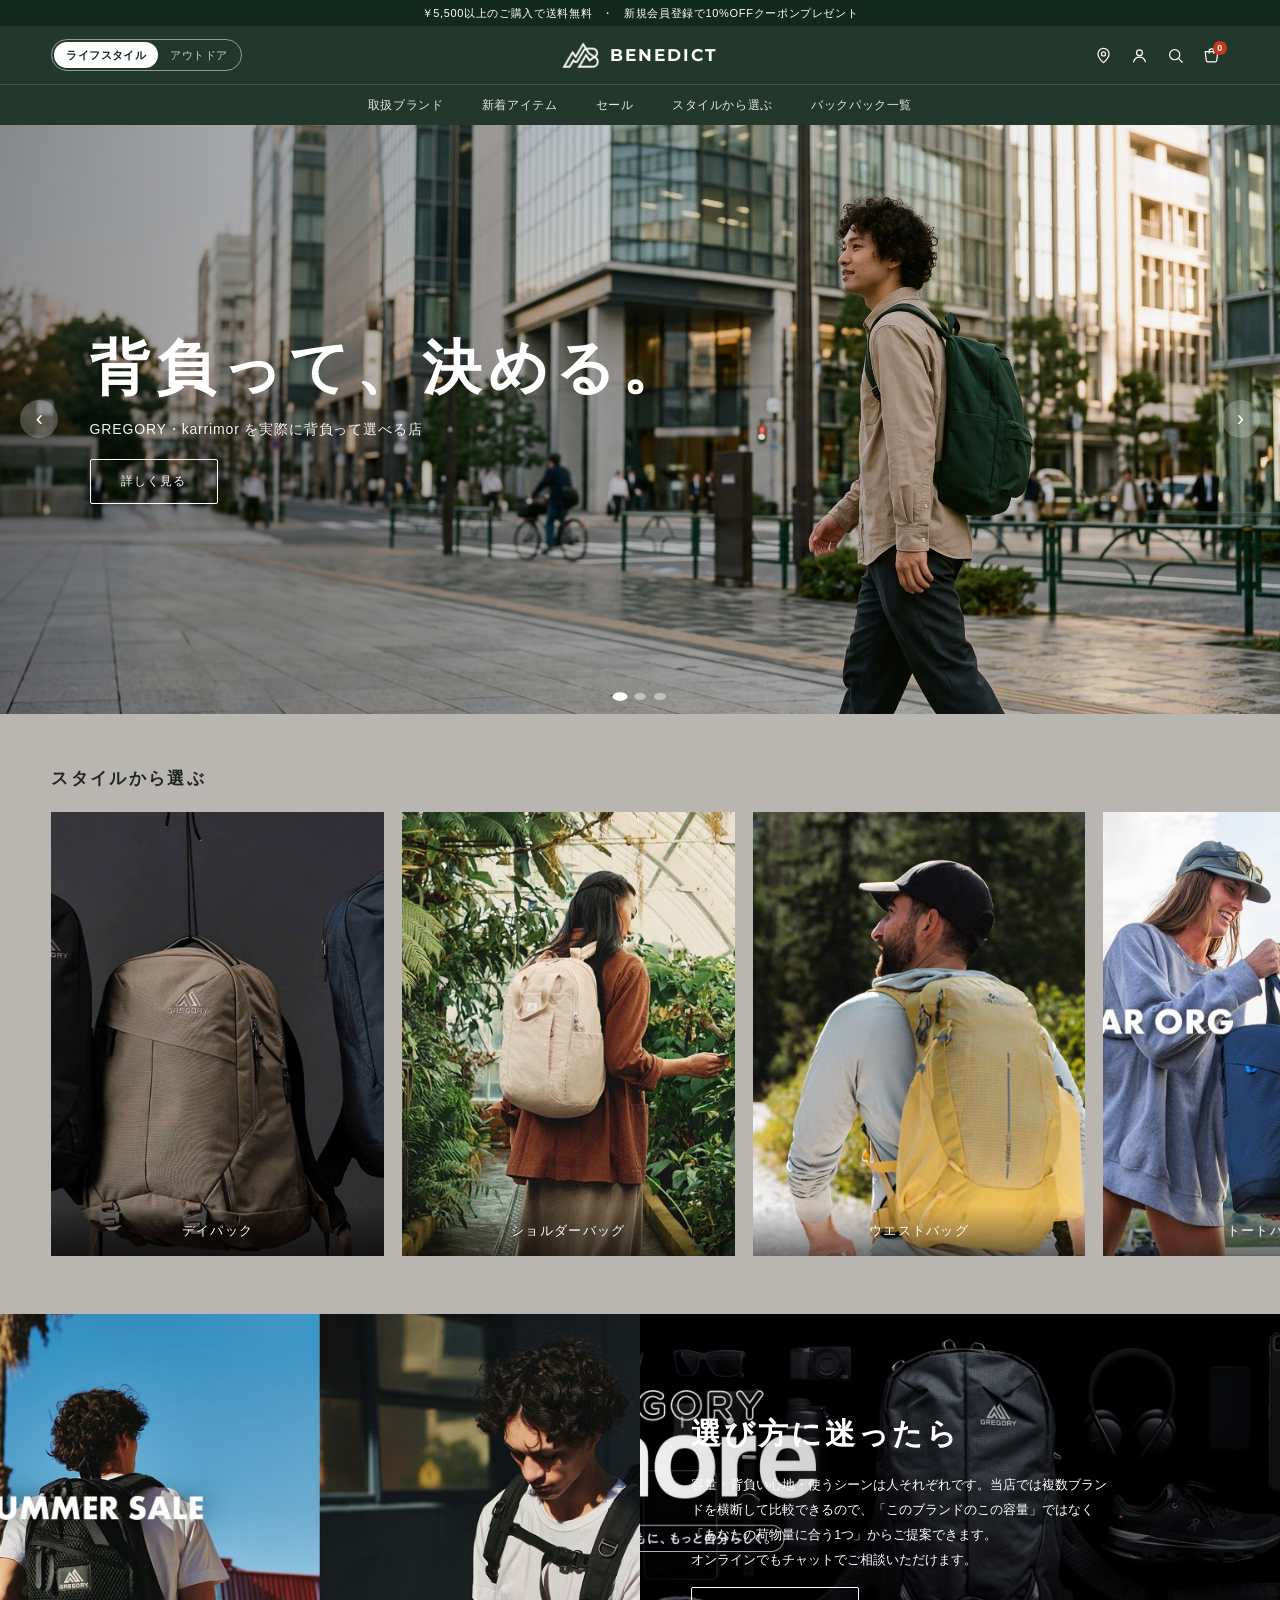
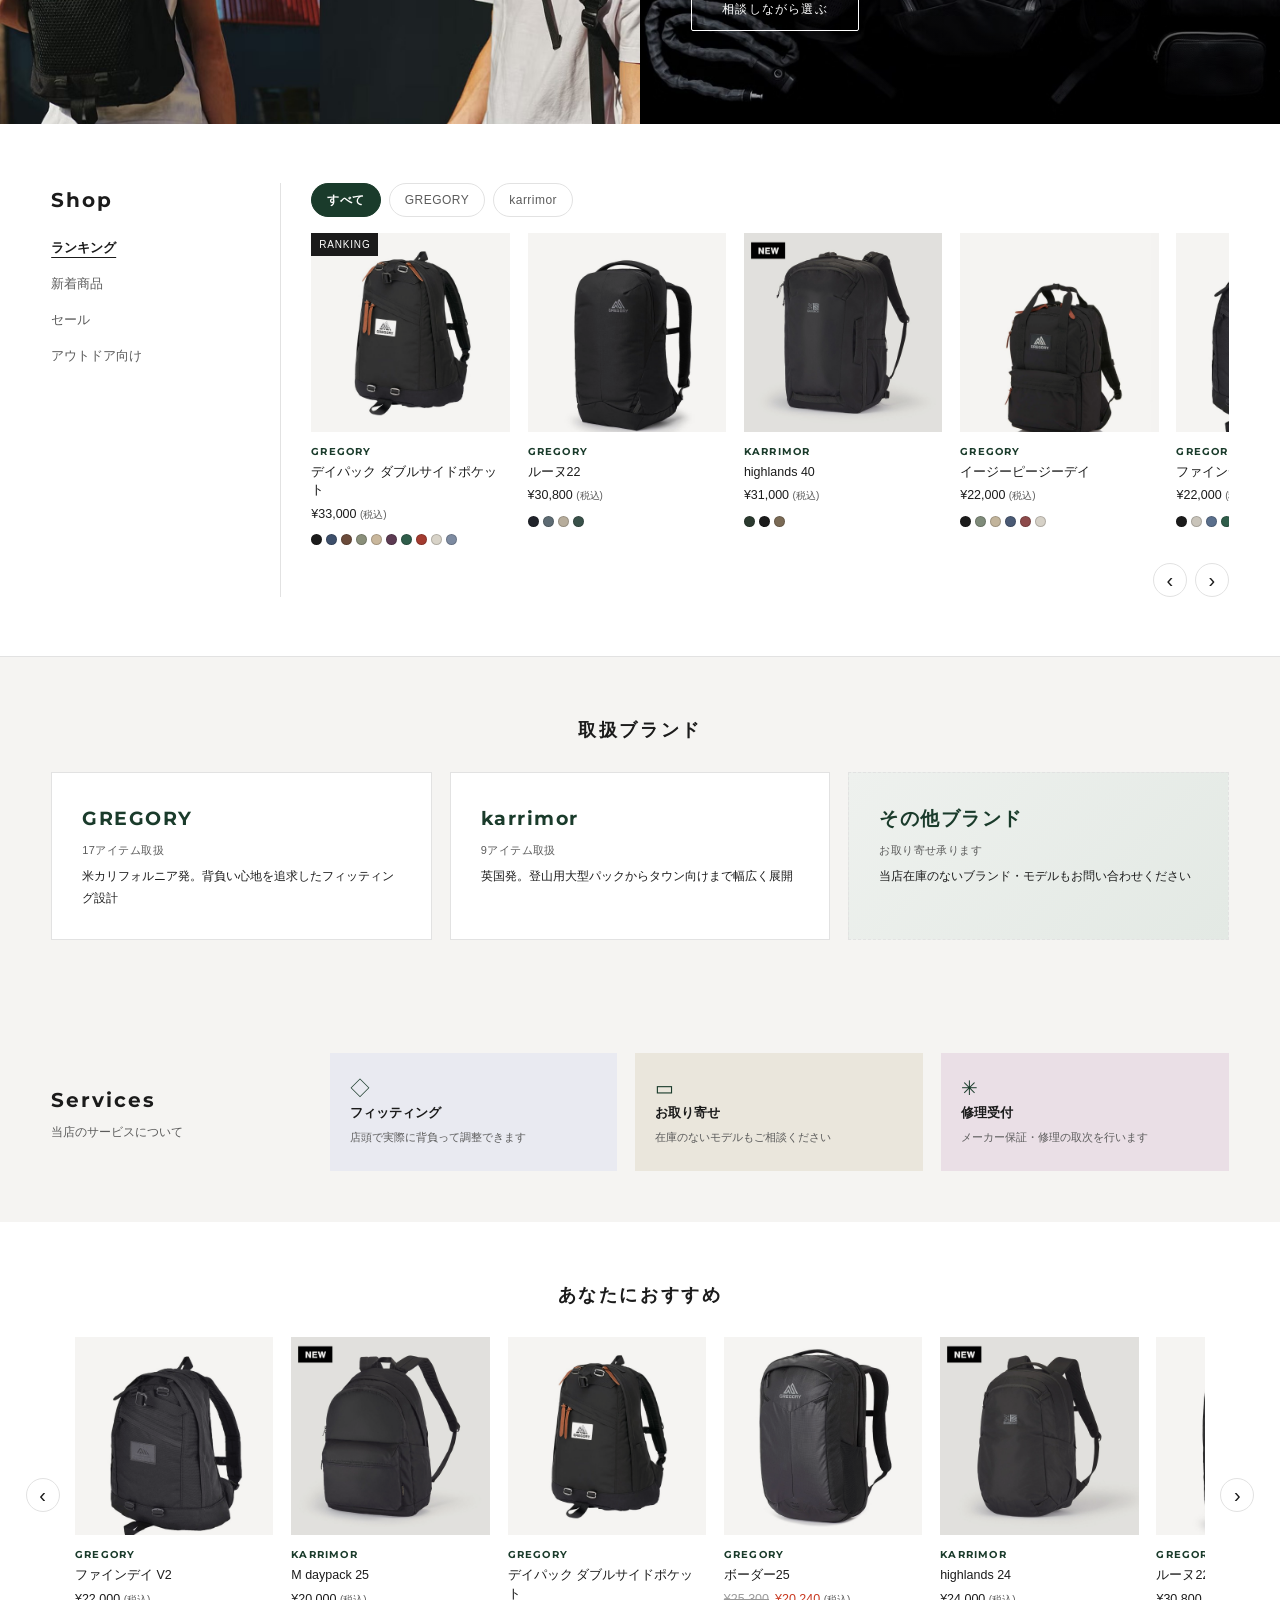
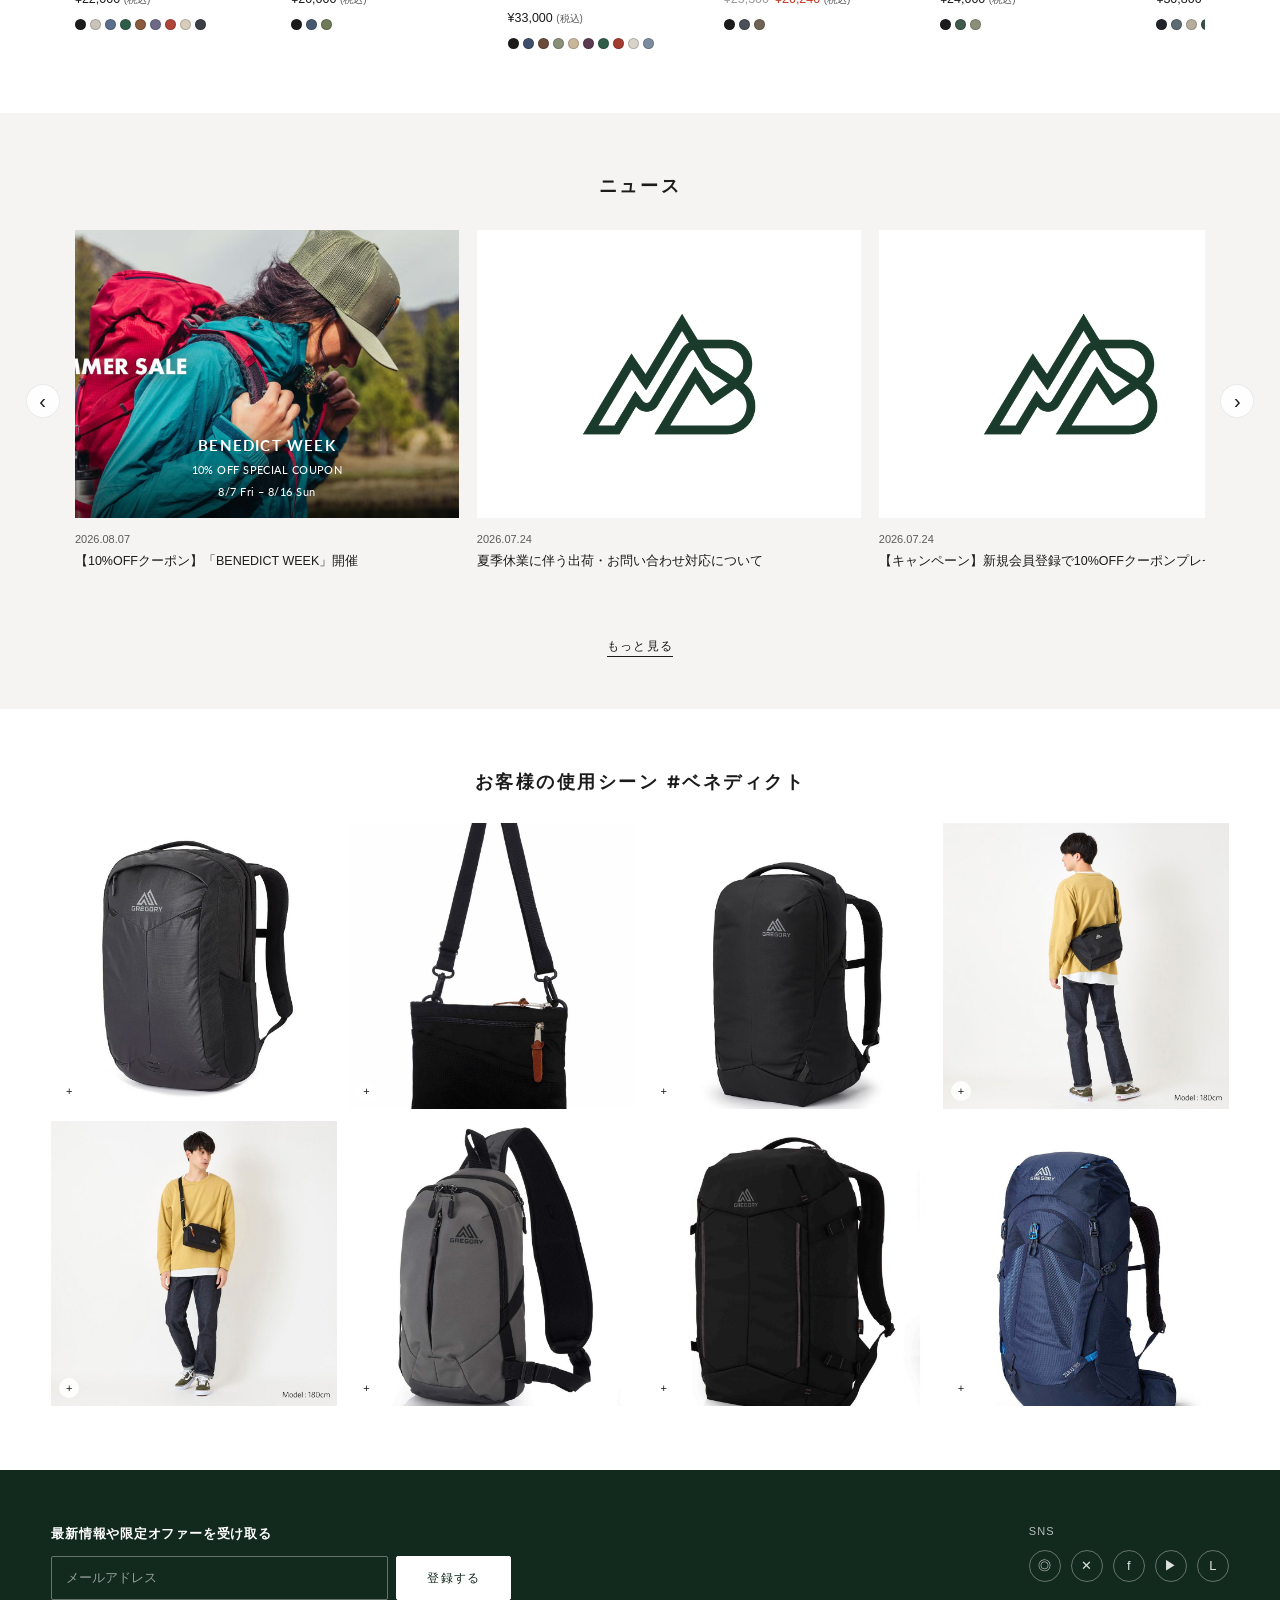
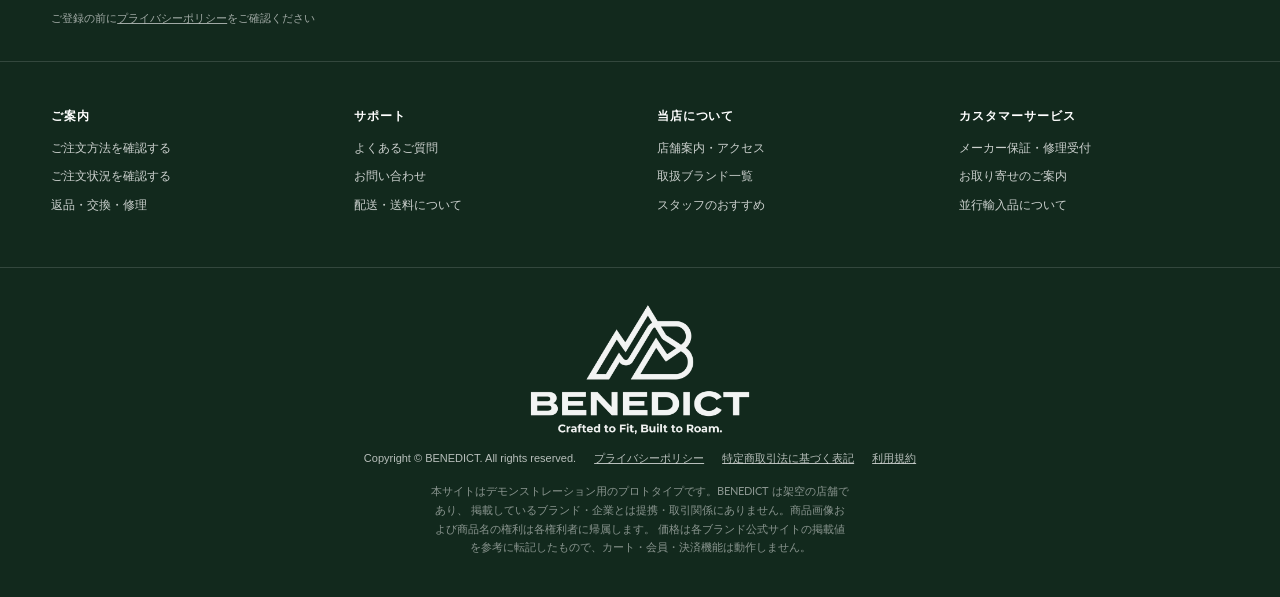
<file: index.html>
<!DOCTYPE html>
<html lang="ja">
<head>
<meta charset="UTF-8">
<meta name="viewport" content="width=device-width, initial-scale=1">
<title>BENEDICT（ベネディクト）｜アウトドアバックパック セレクトショップ</title>
<meta name="description" content="BENEDICTは GREGORY・karrimor など国内外のバックパックを取り扱うアウトドア専門セレクトショップです。用途に合わせた1つを、スタッフが一緒にお選びします。">
<meta name="robots" content="noindex, nofollow">
<link rel="icon" href="assets/logo-mark.png">
<link rel="preconnect" href="https://fonts.googleapis.com">
<link rel="preconnect" href="https://fonts.gstatic.com" crossorigin>
<link rel="stylesheet" href="https://fonts.googleapis.com/css2?family=Montserrat:wght@700&family=Lato:wght@400&display=swap">
<link rel="stylesheet" href="styles.css">
</head>
<body>

<a class="skip-link" href="#main">本文へスキップ</a>

<!-- ============ 告知バー ============ -->
<div class="announce">
  <div class="announce__track">
    <span>￥5,500以上のご購入で送料無料</span>
    <span aria-hidden="true">・</span>
    <span>新規会員登録で10%OFFクーポンプレゼント</span>
  </div>
</div>

<!-- ============ ヘッダー ============ -->
<header class="header" id="siteHeader">
  <div class="header__bar">
    <div class="segmented" role="tablist" aria-label="サイト切り替え">
      <button class="segmented__btn is-active" role="tab" aria-selected="true">ライフスタイル</button>
      <button class="segmented__btn" role="tab" aria-selected="false">アウトドア</button>
    </div>

    <a class="brand" href="#top" aria-label="BENEDICT ホーム">
      <img class="brand__logo brand__logo--light" src="assets/logo-mark-white.png" alt="BENEDICT">
      <img class="brand__logo brand__logo--dark" src="assets/logo-mark.png" alt="" aria-hidden="true">
      <span class="brand__word">BENEDICT</span>
    </a>

    <div class="header__actions">
      <button class="iconbtn" aria-label="店舗を探す">
        <svg viewBox="0 0 24 24" aria-hidden="true"><path d="M12 21s7-6.1 7-11a7 7 0 1 0-14 0c0 4.9 7 11 7 11z"/><circle cx="12" cy="10" r="2.6"/></svg>
      </button>
      <button class="iconbtn" aria-label="アカウント">
        <svg viewBox="0 0 24 24" aria-hidden="true"><circle cx="12" cy="8.5" r="3.7"/><path d="M4.5 20c1.2-3.9 4-5.9 7.5-5.9s6.3 2 7.5 5.9"/></svg>
      </button>
      <button class="iconbtn" aria-label="検索">
        <svg viewBox="0 0 24 24" aria-hidden="true"><circle cx="11" cy="11" r="6.4"/><path d="M16 16l4.5 4.5"/></svg>
      </button>
      <button class="iconbtn iconbtn--cart" aria-label="カート（0点）">
        <svg viewBox="0 0 24 24" aria-hidden="true"><path d="M4 7h16l-1.4 11.2a2 2 0 0 1-2 1.8H7.4a2 2 0 0 1-2-1.8L4 7z"/><path d="M9 9V6.6a3 3 0 0 1 6 0V9"/></svg>
        <span class="cartdot" aria-hidden="true">0</span>
      </button>
      <button class="iconbtn burger" id="burger" aria-label="メニューを開く" aria-expanded="false" aria-controls="drawer">
        <span></span><span></span><span></span>
      </button>
    </div>
  </div>

  <nav class="header__nav" aria-label="メインナビゲーション">
    <ul>
      <li><a href="#brands">取扱ブランド</a></li>
      <li><a href="#shop">新着アイテム</a></li>
      <li><a href="#shop">セール</a></li>
      <li><a href="#style">スタイルから選ぶ</a></li>
      <li><a href="#shop">バックパック一覧</a></li>
    </ul>
  </nav>
</header>

<!-- ============ モバイルドロワー ============ -->
<div class="drawer" id="drawer" hidden>
  <nav aria-label="モバイルナビゲーション">
    <div class="drawer__switch" role="tablist" aria-label="サイト切り替え">
      <button class="is-active" role="tab" aria-selected="true">ライフスタイル</button>
      <button role="tab" aria-selected="false">アウトドア</button>
    </div>
    <a href="#brands">取扱ブランド</a>
    <a href="#shop">新着アイテム</a>
    <a href="#shop">セール</a>
    <a href="#shop">バックパック一覧</a>
    <hr>
    <a href="#style">スタイルから選ぶ</a>
    <a href="#news">ニュース</a>
    <a href="#explorer">EXPLORER</a>
  </nav>
</div>
<div class="drawer-scrim" id="scrim" hidden></div>

<main id="main">
<span id="top"></span>

<!-- ============ ヒーロー ============ -->
<section class="hero" aria-roledescription="カルーセル" aria-label="キャンペーン">
  <div class="hero__viewport" id="heroViewport">
    <article class="hero__slide is-active">
      <img src="assets/hero-01-roam.jpg" alt="街を歩く男性がバックパックを背負っている様子">
      <div class="hero__inner">
        <h2 class="hero__title">背負って、決める。</h2>
        <p class="hero__lead">GREGORY・karrimor を実際に背負って選べる店</p>
        <a class="btn btn--ghost" href="#shop">詳しく見る</a>
      </div>
    </article>
    <article class="hero__slide">
      <img src="assets/hero-02-outset.jpg" alt="日常のシーンでバッグを使用している様子" loading="lazy">
      <div class="hero__inner">
        <h2 class="hero__title">通勤も、週末も。</h2>
        <p class="hero__lead">1つで両立するデイパックを厳選</p>
        <a class="btn btn--ghost" href="#shop">詳しく見る</a>
      </div>
    </article>
    <article class="hero__slide">
      <img src="assets/hero-03-summit.jpg" alt="山でバックパックを背負う登山者" loading="lazy">
      <div class="hero__inner">
        <h2 class="hero__title">縦走のための一泊二日。</h2>
        <p class="hero__lead">大容量パックはフィッティング承ります</p>
        <a class="btn btn--ghost" href="#shop">詳しく見る</a>
      </div>
    </article>
  </div>
  <button class="hero__arrow hero__arrow--prev" id="heroPrev" aria-label="前のスライド">‹</button>
  <button class="hero__arrow hero__arrow--next" id="heroNext" aria-label="次のスライド">›</button>
  <div class="hero__dots" id="heroDots" role="tablist" aria-label="スライド選択"></div>
</section>

<!-- ============ スタイルから選ぶ ============ -->
<section class="style" id="style">
  <div class="style__head">
    <h2 class="style__title">スタイルから選ぶ</h2>
  </div>
  <div class="rail" data-rail>
    <ul class="rail__track style__track">
      <li class="stylecard">
        <a href="#shop">
          <img src="assets/style-01-daypack.jpg" alt="デイパックを背負う人" loading="lazy">
          <span class="stylecard__label">デイパック</span>
        </a>
      </li>
      <li class="stylecard">
        <a href="#shop">
          <img src="assets/style-02-shoulder.jpg" alt="ショルダーバッグを持つ人" loading="lazy">
          <span class="stylecard__label">ショルダーバッグ</span>
        </a>
      </li>
      <li class="stylecard">
        <a href="#shop">
          <img src="assets/style-03-waist.jpg" alt="ウエストバッグを身につけた人" loading="lazy">
          <span class="stylecard__label">ウエストバッグ</span>
        </a>
      </li>
      <li class="stylecard">
        <a href="#shop">
          <img src="assets/style-04-tote.jpg" alt="トートバッグを持つ人" loading="lazy">
          <span class="stylecard__label">トートバッグ</span>
        </a>
      </li>
    </ul>
  </div>
</section>

<!-- ============ 2カラム エディトリアル ============ -->
<section class="editorial">
  <div class="editorial__pane">
    <img src="assets/editorial-01.jpg" alt="街中でデイパックを背負う人" loading="lazy">
  </div>
  <div class="editorial__pane editorial__pane--text">
    <img src="assets/editorial-02.jpg" alt="デイパックのディテール" loading="lazy">
    <div class="editorial__overlay">
      <h2>選び方に迷ったら</h2>
      <p>容量・背負い心地・使うシーンは人それぞれです。当店では複数ブランドを横断して比較できるので、「このブランドのこの容量」ではなく「あなたの荷物量に合う1つ」からご提案できます。<br>オンラインでもチャットでご相談いただけます。</p>
      <a class="btn btn--ghost" href="#shop">相談しながら選ぶ</a>
    </div>
  </div>
</section>

<!-- ============ Shop ============ -->
<section class="shop" id="shop">
  <div class="shop__inner">
    <aside class="shop__side">
      <h2 class="shop__title">Shop</h2>
      <ul class="shop__tabs" role="tablist" aria-label="商品リスト切り替え">
        <li><button class="shop__tab is-active" role="tab" aria-selected="true" data-tab="ranking">ランキング</button></li>
        <li><button class="shop__tab" role="tab" aria-selected="false" data-tab="new">新着商品</button></li>
        <li><button class="shop__tab" role="tab" aria-selected="false" data-tab="sale">セール</button></li>
        <li><button class="shop__tab" role="tab" aria-selected="false" data-tab="outdoor">アウトドア向け</button></li>
      </ul>
    </aside>

    <div class="shop__main">
      <div class="chips" role="tablist" aria-label="ブランドで絞り込む">
        <button class="chip is-active" role="tab" aria-selected="true" data-brand="all">すべて</button>
        <button class="chip" role="tab" aria-selected="false" data-brand="GREGORY">GREGORY</button>
        <button class="chip" role="tab" aria-selected="false" data-brand="karrimor">karrimor</button>
      </div>
      <div class="rail" data-rail>
        <ul class="rail__track product-track" id="shopTrack"></ul>
      </div>
      <p class="shop__empty" id="shopEmpty" hidden></p>
      <div class="rail__nav">
        <button class="rail__arrow" data-dir="-1" aria-label="前へ">‹</button>
        <button class="rail__arrow" data-dir="1" aria-label="次へ">›</button>
      </div>
    </div>
  </div>
</section>

<!-- ============ 取扱ブランド ============ -->
<section class="brands" id="brands">
  <h2 class="section-title">取扱ブランド</h2>
  <ul class="brands__grid">
    <li class="brandcard">
      <a href="#shop">
        <span class="brandcard__name">GREGORY</span>
        <span class="brandcard__meta">17アイテム取扱</span>
        <span class="brandcard__note">米カリフォルニア発。背負い心地を追求したフィッティング設計</span>
      </a>
    </li>
    <li class="brandcard">
      <a href="#shop">
        <span class="brandcard__name">karrimor</span>
        <span class="brandcard__meta">9アイテム取扱</span>
        <span class="brandcard__note">英国発。登山用大型パックからタウン向けまで幅広く展開</span>
      </a>
    </li>
    <li class="brandcard brandcard--order">
      <a href="#">
        <span class="brandcard__name">その他ブランド</span>
        <span class="brandcard__meta">お取り寄せ承ります</span>
        <span class="brandcard__note">当店在庫のないブランド・モデルもお問い合わせください</span>
      </a>
    </li>
  </ul>
</section>

<!-- ============ Features ============ -->
<section class="features">
  <div class="features__inner">
    <div class="features__head">
      <h2>Services</h2>
      <p>当店のサービスについて</p>
    </div>
    <ul class="features__list">
      <li class="feature feature--a">
        <a href="#shop">
          <span class="feature__mark" aria-hidden="true">◇</span>
          <span class="feature__name">フィッティング</span>
          <span class="feature__sub">店頭で実際に背負って調整できます</span>
        </a>
      </li>
      <li class="feature feature--b">
        <a href="#shop">
          <span class="feature__mark" aria-hidden="true">▭</span>
          <span class="feature__name">お取り寄せ</span>
          <span class="feature__sub">在庫のないモデルもご相談ください</span>
        </a>
      </li>
      <li class="feature feature--c">
        <a href="#shop">
          <span class="feature__mark" aria-hidden="true">✳</span>
          <span class="feature__name">修理受付</span>
          <span class="feature__sub">メーカー保証・修理の取次を行います</span>
        </a>
      </li>
    </ul>
  </div>
</section>

<!-- ============ あなたにおすすめ ============ -->
<section class="reco">
  <h2 class="section-title">あなたにおすすめ</h2>
  <div class="reco__wrap">
    <button class="rail__arrow rail__arrow--float" data-dir="-1" aria-label="前へ">‹</button>
    <div class="rail" data-rail>
      <ul class="rail__track product-track" id="recoTrack"></ul>
    </div>
    <button class="rail__arrow rail__arrow--float" data-dir="1" aria-label="次へ">›</button>
  </div>
</section>

<!-- ============ ニュース ============ -->
<section class="news" id="news">
  <h2 class="section-title">ニュース</h2>
  <div class="news__wrap">
    <button class="rail__arrow rail__arrow--float rail__arrow--light" data-dir="-1" aria-label="前へ">‹</button>
    <div class="rail" data-rail>
      <ul class="rail__track news__track">
        <li class="newscard">
          <a href="#news">
            <div class="newscard__media">
              <img src="assets/news-01-campaign.jpg" alt="キャンペーンのビジュアル" loading="lazy">
              <span class="newscard__caption">BENEDICT WEEK<br><small>10% OFF SPECIAL COUPON</small><br><small>8/7 Fri – 8/16 Sun</small></span>
            </div>
            <p class="newscard__date">2026.08.07</p>
            <p class="newscard__title">【10%OFFクーポン】「BENEDICT WEEK」開催</p>
          </a>
        </li>
        <li class="newscard">
          <a href="#news">
            <div class="newscard__media newscard__media--plain">
              <img class="newscard__logo" src="assets/logo-mark.png" alt="" aria-hidden="true">
            </div>
            <p class="newscard__date">2026.07.24</p>
            <p class="newscard__title">夏季休業に伴う出荷・お問い合わせ対応について</p>
          </a>
        </li>
        <li class="newscard">
          <a href="#news">
            <div class="newscard__media newscard__media--plain">
              <img class="newscard__logo" src="assets/logo-mark.png" alt="" aria-hidden="true">
            </div>
            <p class="newscard__date">2026.07.24</p>
            <p class="newscard__title">【キャンペーン】新規会員登録で10%OFFクーポンプレゼント</p>
          </a>
        </li>
      </ul>
    </div>
    <button class="rail__arrow rail__arrow--float rail__arrow--light" data-dir="1" aria-label="次へ">›</button>
  </div>
  <p class="news__more"><a href="#news">もっと見る</a></p>
</section>

<!-- ============ EXPLORER ============ -->
<section class="explorer" id="explorer">
  <h2 class="section-title">お客様の使用シーン #ベネディクト</h2>
  <ul class="explorer__grid" id="explorerGrid"></ul>
</section>

</main>

<!-- ============ フッター ============ -->
<footer class="footer">
  <div class="footer__top">
    <div class="footer__signup">
      <p class="footer__signup-lead">最新情報や限定オファーを受け取る</p>
      <form class="signup" onsubmit="return false;">
        <label class="visually-hidden" for="email">メールアドレス</label>
        <input id="email" type="email" placeholder="メールアドレス" autocomplete="email">
        <button type="submit" class="btn btn--solid">登録する</button>
      </form>
      <p class="footer__note">ご登録の前に<a href="#">プライバシーポリシー</a>をご確認ください</p>
    </div>
    <div class="footer__social">
      <p class="footer__social-lead">SNS</p>
      <ul>
        <li><a href="#" aria-label="Instagram"><span aria-hidden="true">◎</span></a></li>
        <li><a href="#" aria-label="X"><span aria-hidden="true">✕</span></a></li>
        <li><a href="#" aria-label="Facebook"><span aria-hidden="true">f</span></a></li>
        <li><a href="#" aria-label="YouTube"><span aria-hidden="true">▶</span></a></li>
        <li><a href="#" aria-label="LINE"><span aria-hidden="true">L</span></a></li>
      </ul>
    </div>
  </div>

  <div class="footer__cols">
    <div class="footer__col">
      <h3>ご案内</h3>
      <ul>
        <li><a href="#">ご注文方法を確認する</a></li>
        <li><a href="#">ご注文状況を確認する</a></li>
        <li><a href="#">返品・交換・修理</a></li>
      </ul>
    </div>
    <div class="footer__col">
      <h3>サポート</h3>
      <ul>
        <li><a href="#">よくあるご質問</a></li>
        <li><a href="#">お問い合わせ</a></li>
        <li><a href="#">配送・送料について</a></li>
      </ul>
    </div>
    <div class="footer__col">
      <h3>当店について</h3>
      <ul>
        <li><a href="#">店舗案内・アクセス</a></li>
        <li><a href="#brands">取扱ブランド一覧</a></li>
        <li><a href="#">スタッフのおすすめ</a></li>
      </ul>
    </div>
    <div class="footer__col">
      <h3>カスタマーサービス</h3>
      <ul>
        <li><a href="#">メーカー保証・修理受付</a></li>
        <li><a href="#">お取り寄せのご案内</a></li>
        <li><a href="#">並行輸入品について</a></li>
      </ul>
    </div>
  </div>

  <div class="footer__bottom">
    <img class="footer__logo" src="assets/logo-full-white.png" alt="BENEDICT — Crafted to Fit, Built to Roam.">
    <p class="footer__legal">
      <span>Copyright © BENEDICT. All rights reserved.</span>
      <span><a href="#">プライバシーポリシー</a></span>
      <span><a href="#">特定商取引法に基づく表記</a></span>
      <span><a href="#">利用規約</a></span>
    </p>
    <p class="footer__disclaimer">
      本サイトはデモンストレーション用のプロトタイプです。BENEDICT は架空の店舗であり、
      掲載しているブランド・企業とは提携・取引関係にありません。商品画像および商品名の権利は各権利者に帰属します。
      価格は各ブランド公式サイトの掲載値を参考に転記したもので、カート・会員・決済機能は動作しません。
    </p>
  </div>
</footer>

<script src="script.js"></script>

<!-- ============ BotBonnie WebChat ============ -->
<script>
  // BotBonnie の API トークン / API シークレット / CRM 暗号鍵は、静的なフロントエンドに絶対に置かないこと。
  const BOTBONNIE_PAGE_ID = "page-86eb853ff64e474aba0bb2c1";

  window.BBAsyncInit = function () {
    BB.init({
      appId: BOTBONNIE_PAGE_ID
    });
  };
</script>
<script async type="text/javascript" src="https://asset.botbonnie.com/sdk/sdk.js"></script>
</body>
</html>
</file>
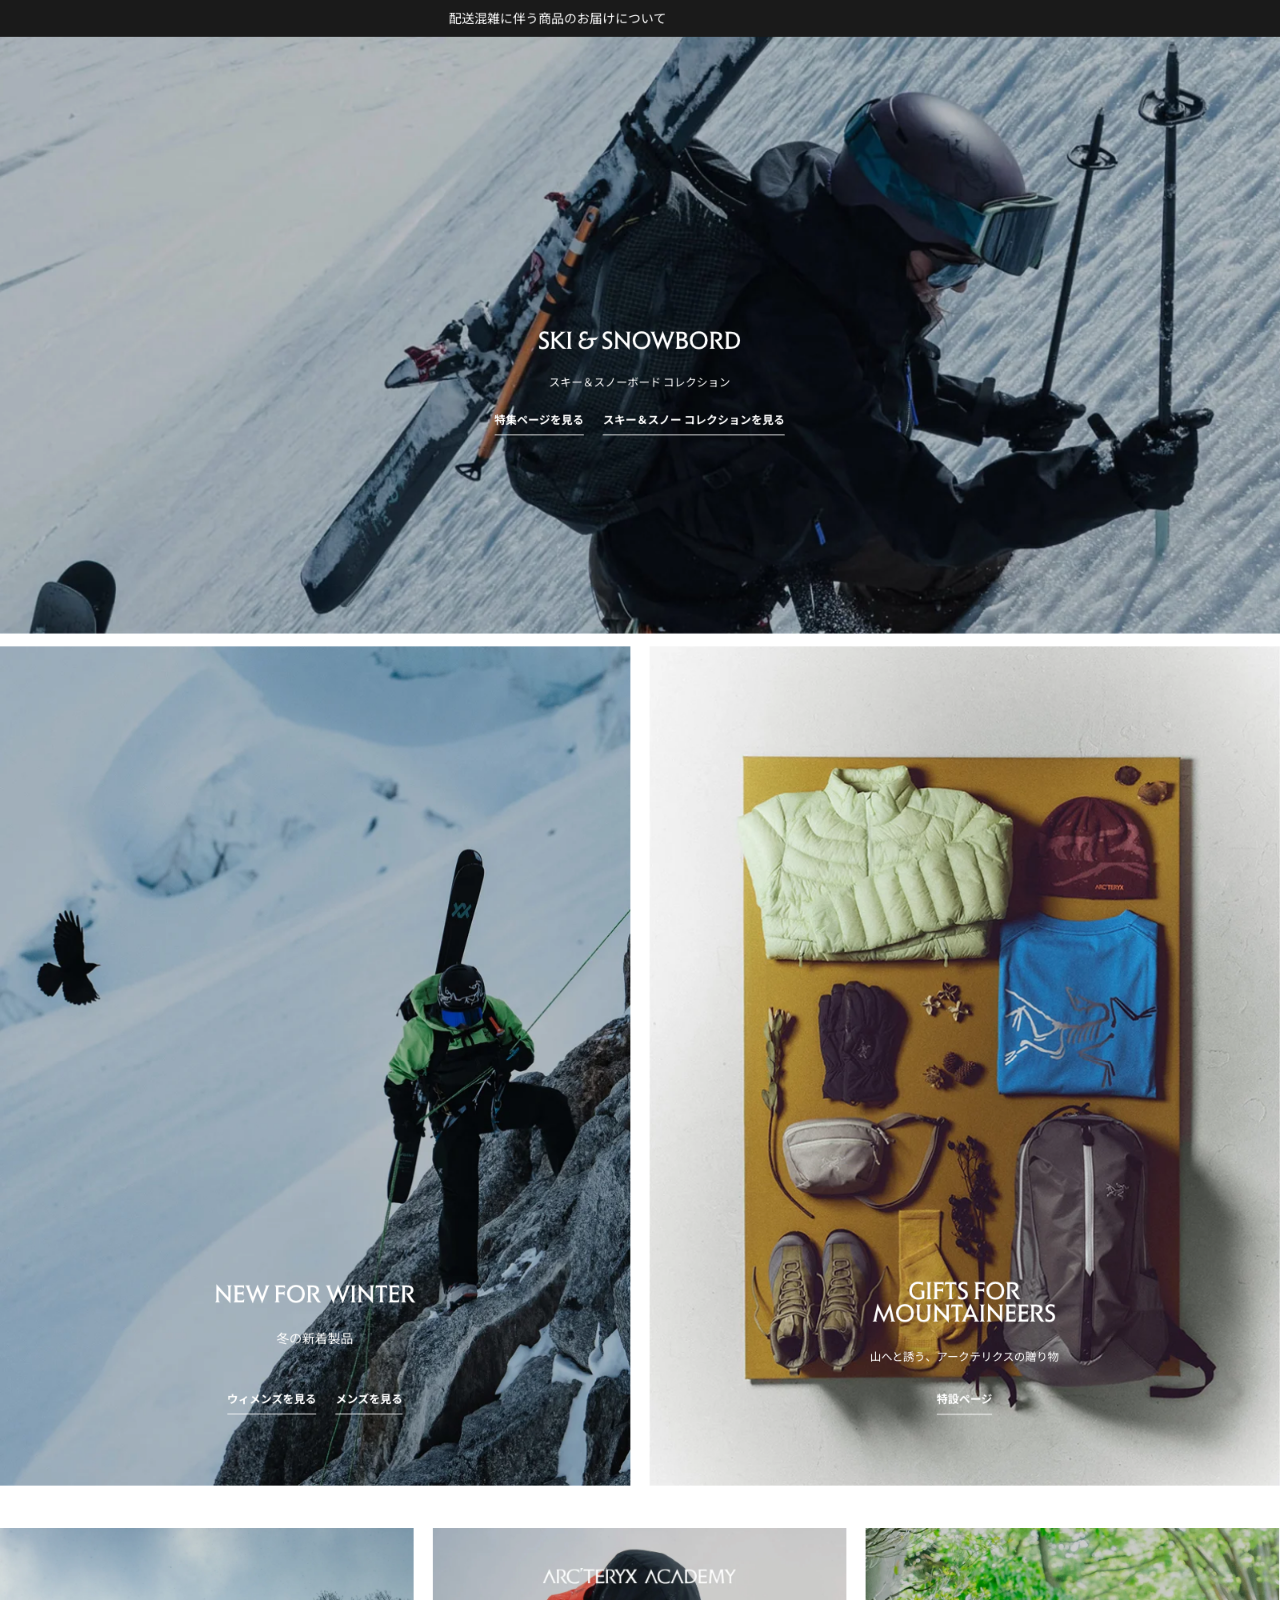
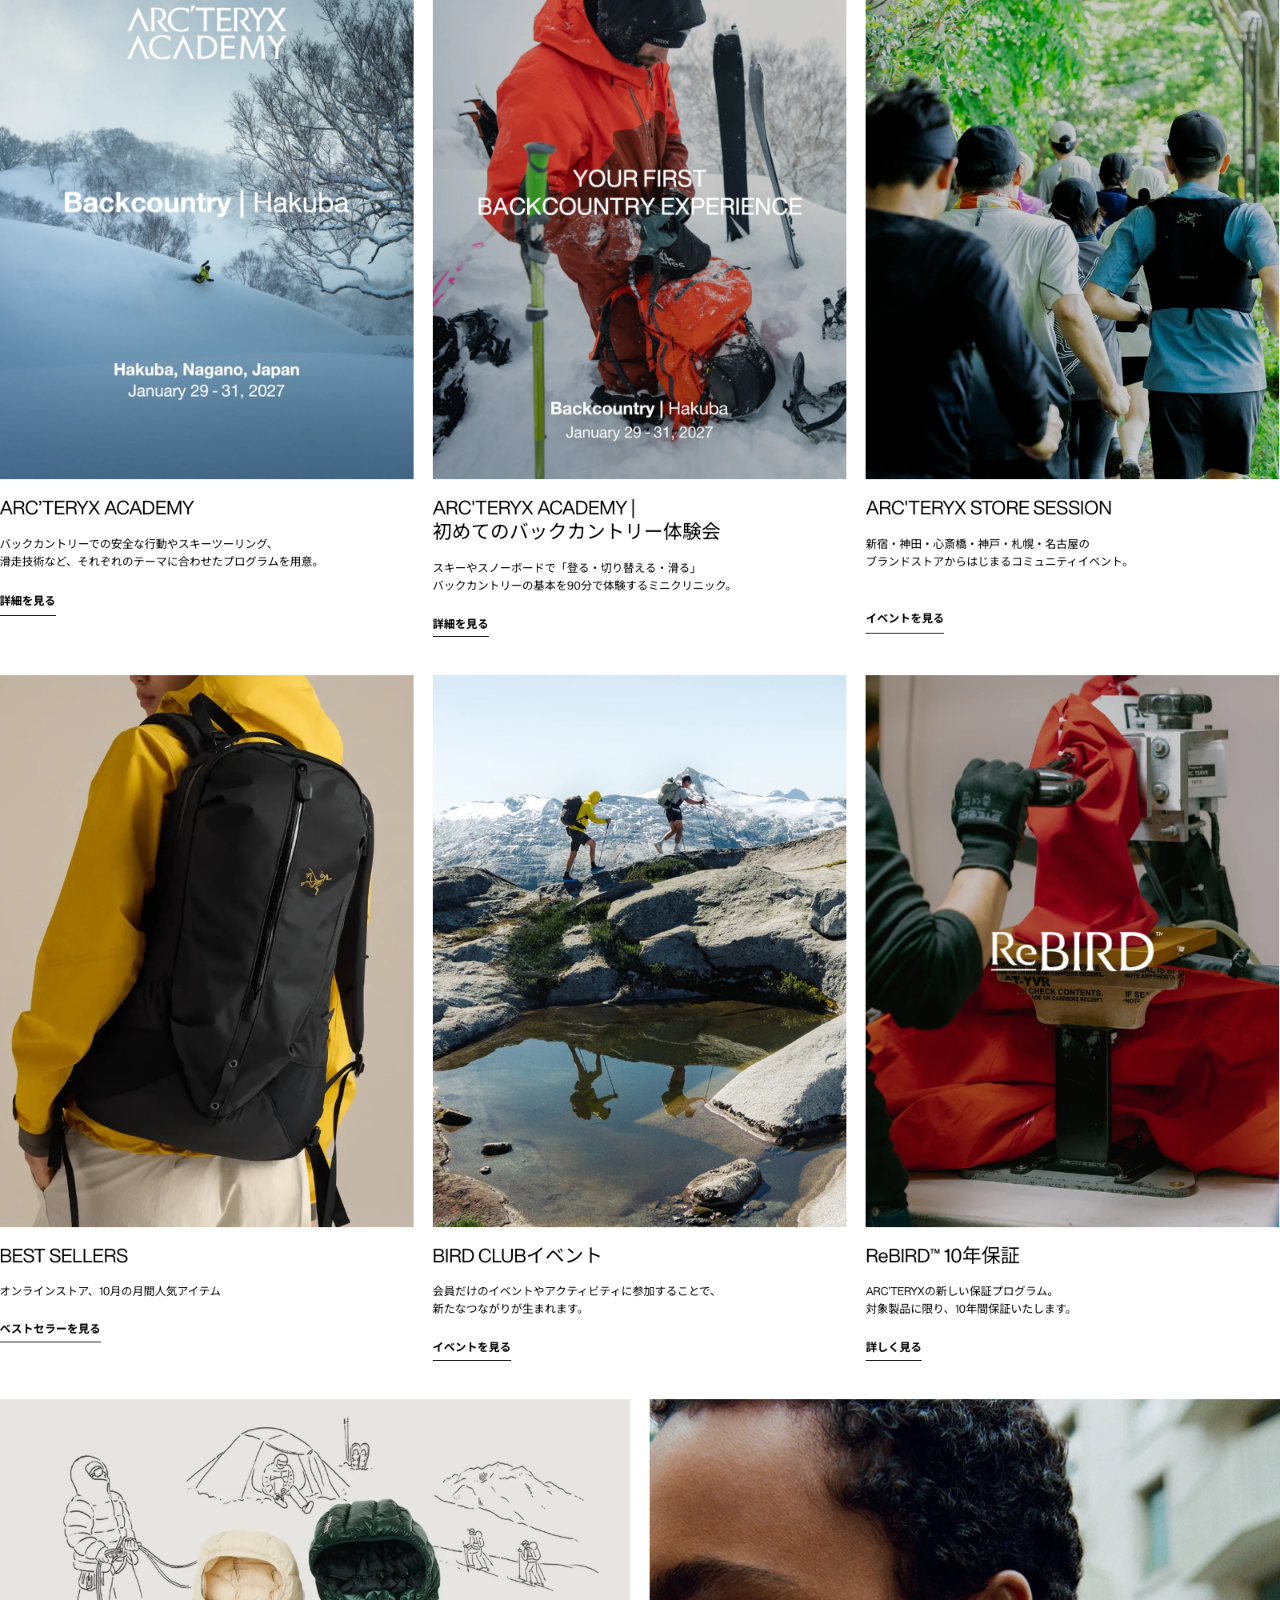
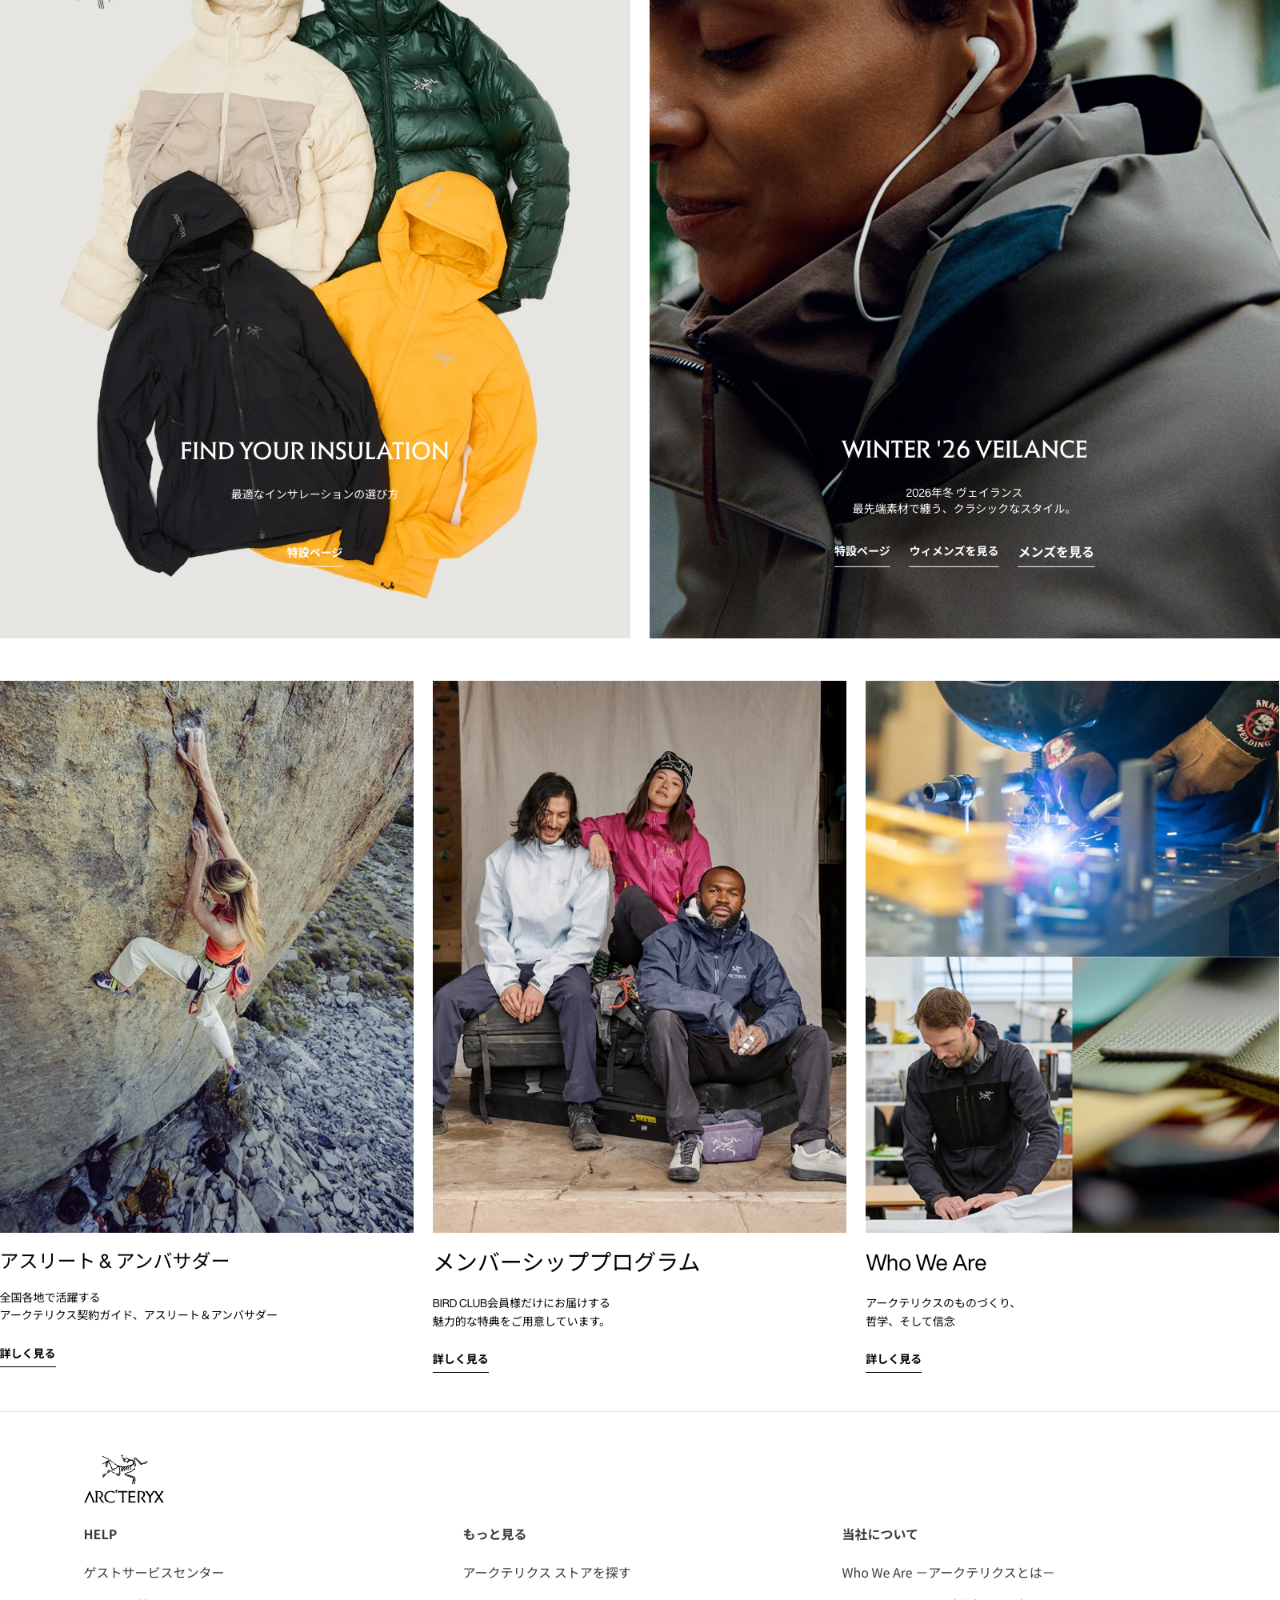
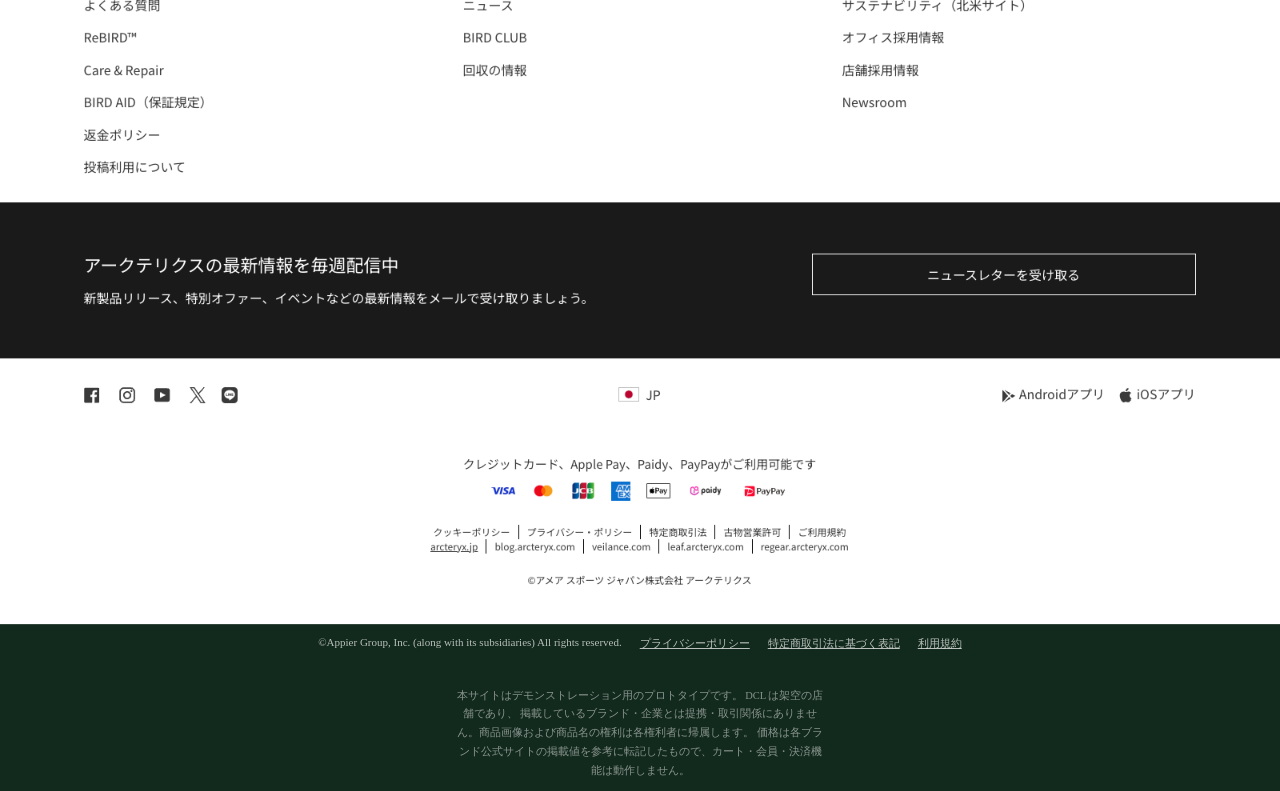
<file: arc.html>
<!DOCTYPE html>
<html lang="ja">
<head>
<meta charset="UTF-8">
<meta name="viewport" content="width=device-width, initial-scale=1">
<title>ARC | Service Agent Demo</title>
<meta name="description" content="Service Agentのデモンストレーション用モックアップページです。画面キャプチャにBotBonnie WebChatを設置しています。">
<meta name="robots" content="noindex, nofollow">
<meta name="format-detection" content="telephone=no">

<style>
  /* ============================================================
     画像サイズ調整用の設定値
     --pc-img-w     : dcl-fullpage.png の実寸幅（px単位の数値のみ）
     --pc-content-w : そのキャプチャ内のコンテンツ部分の幅（px単位の数値のみ）
     例）1440px幅でキャプチャし、コンテンツ幅が1200pxの場合
         --pc-img-w: 1440;  --pc-content-w: 1200;
     ※画像幅＝コンテンツ幅（両端に余白がない）ならどちらも同じ値でOK
     ============================================================ */
  :root{
    --green:#1a3b2b;
    --green-d:#12291d;
    --pc-img-w: 1600;
    --pc-content-w: 1600;
    --bp-pc: 1600px;   /* PC表示の下限 */
    --bp-sp: 640px;    /* スマホ画像に切り替える上限 */
  }

  html,body{margin:0;padding:0;}
  html,body{overflow-x:hidden;}   /* 画面幅を超えた部分はカット（横スクロールを出さない） */
  body{
    background:#fff;
    -webkit-text-size-adjust:100%;
  }
  a{color:inherit;text-decoration:none}
  .page{
    display:flex;
    justify-content:center;        /* 中央揃え（左右均等にカット） */
    align-items:flex-start;
    width:100%;
    overflow:hidden;
  }
  .page__img{
    display:block;
    flex:none;
    height:auto;
    max-width:none;                /* 既定の縮小を無効化 */
    width:auto;                    /* 幅1200px以上：リサイズなし＝実寸100%表示 */
    image-rendering:auto;
  }

/* ---------- フッター ---------- */
.footer{background:var(--green-d);color:rgba(255,255,255,.86);font-size:12px}
.footer__top{
  max-width:var(--max);margin:0 auto;padding:clamp(30px,4vw,52px) var(--pad) clamp(20px,2.6vw,34px);
  display:grid;grid-template-columns:minmax(0,1fr) auto;gap:28px;align-items:start;
  border-bottom:1px solid rgba(255,255,255,.14);
}
.footer__signup-lead{font-family:var(--font-display);font-size:13px;font-weight:700;letter-spacing:.06em;color:#fff;margin-bottom:12px}
.signup{display:flex;gap:8px;max-width:460px}
.signup input{
  flex:1 1 auto;min-width:0;padding:11px 14px;border:1px solid rgba(255,255,255,.35);background:transparent;color:#fff;font-size:13px;border-radius:var(--radius);
}
.signup input::placeholder{color:rgba(255,255,255,.55)}
.signup .btn--solid{background:#fff;color:var(--green-d);border-color:#fff;white-space:nowrap}
.signup .btn--solid:hover{background:rgba(255,255,255,.85)}
.footer__note{font-size:11px;color:rgba(255,255,255,.6);margin-top:9px}
.footer__note a{text-decoration:underline}
.footer__social-lead{font-size:11px;letter-spacing:.1em;color:rgba(255,255,255,.7);margin-bottom:10px}
.footer__social ul{display:flex;gap:10px}
.footer__social a{
  width:32px;height:32px;border-radius:50%;border:1px solid rgba(255,255,255,.35);
  display:grid;place-items:center;font-size:13px;
}
.footer__social a:hover{background:rgba(255,255,255,.14)}

.footer__cols{
  max-width:var(--max);margin:0 auto;padding:clamp(26px,3.4vw,44px) var(--pad);
  display:grid;grid-template-columns:repeat(4,1fr);gap:clamp(18px,2.6vw,40px);
}
.footer__col h3{font-size:12px;font-weight:700;color:#fff;letter-spacing:.08em;margin-bottom:12px}
.footer__col li{margin-bottom:8px}
.footer__col a{color:rgba(255,255,255,.78)}
.footer__col a:hover{color:#fff;text-decoration:underline}

.footer__bottom{
  border-top:1px solid rgba(255,255,255,.14);
  max-width:var(--max);margin:0 auto;padding:clamp(22px,3vw,36px) var(--pad) 40px;
  display:flex;flex-direction:column;align-items:center;gap:14px;text-align:center;
}
.footer__logo{width:min(220px,60vw);height:auto;opacity:.95}
.footer__legal{display:flex;flex-wrap:wrap;gap:6px 18px;justify-content:center;font-size:11px;color:rgba(255,255,255,.7)}
.footer__legal a{text-decoration:underline}
.footer__disclaimer{font-family:var(--font-copy);font-size:10.5px;line-height:1.8;color:rgba(255,255,255,.5);max-width:70ch}

  /* 幅1200px未満：コンテンツ部分が画面幅に揃うように拡大／縮小
     （画像に左右の余白がある場合は、その分だけ拡大して両端をカット） */
  @media (max-width: 1599.98px){
    .page__img{
      width: calc(100vw * var(--pc-img-w) / var(--pc-content-w));
    }
  }

  /* 幅480px以下：スマホ用画像（picture の source で切り替え）を画面幅ぴったりに */
  @media (max-width: 640px){
    .page__img{
      width: 100vw;
    }
  }
</style>
</head>
<body>

<!-- ============ 画面キャプチャ（1ページ・リンクなし） ============ -->
<div class="page">
  <picture>
    <source media="(max-width: 640px)" srcset="assets/arc-sp.png">
    <img class="page__img" src="assets/arc-pc.png"
         alt="デモ用キャプチャ">
  </picture>
</div>

<!-- ============ フッター ============ -->
<footer class="footer">
  <div class="footer__bottom">
    <p class="footer__legal">
      <span>©Appier Group, Inc. (along with its subsidiaries) All rights reserved.</span>
      <span><a href="#">プライバシーポリシー</a></span>
      <span><a href="#">特定商取引法に基づく表記</a></span>
      <span><a href="#">利用規約</a></span>
    </p>
    <p class="footer__disclaimer">
      本サイトはデモンストレーション用のプロトタイプです。 DCL は架空の店舗であり、
      掲載しているブランド・企業とは提携・取引関係にありません。商品画像および商品名の権利は各権利者に帰属します。
      価格は各ブランド公式サイトの掲載値を参考に転記したもので、カート・会員・決済機能は動作しません。
    </p>
  </div>
</footer>
<!-- ============ BotBonnie WebChat ============ -->
<script>
  // BotBonnie の API トークン / API シークレット / CRM 暗号鍵は、静的なフロントエンドに絶対に置かないこと。
  // ↓ デモ用アカウントの Page ID に差し替えて使用
  const BOTBONNIE_PAGE_ID = "page-86eb853ff64e474aba0bb2c1";

  window.BBAsyncInit = function () {
    BB.init({
      appId: BOTBONNIE_PAGE_ID
    });
  };
</script>
<script async type="text/javascript" src="https://asset.botbonnie.com/sdk/sdk.js"></script>
</body>
</html>
</file>
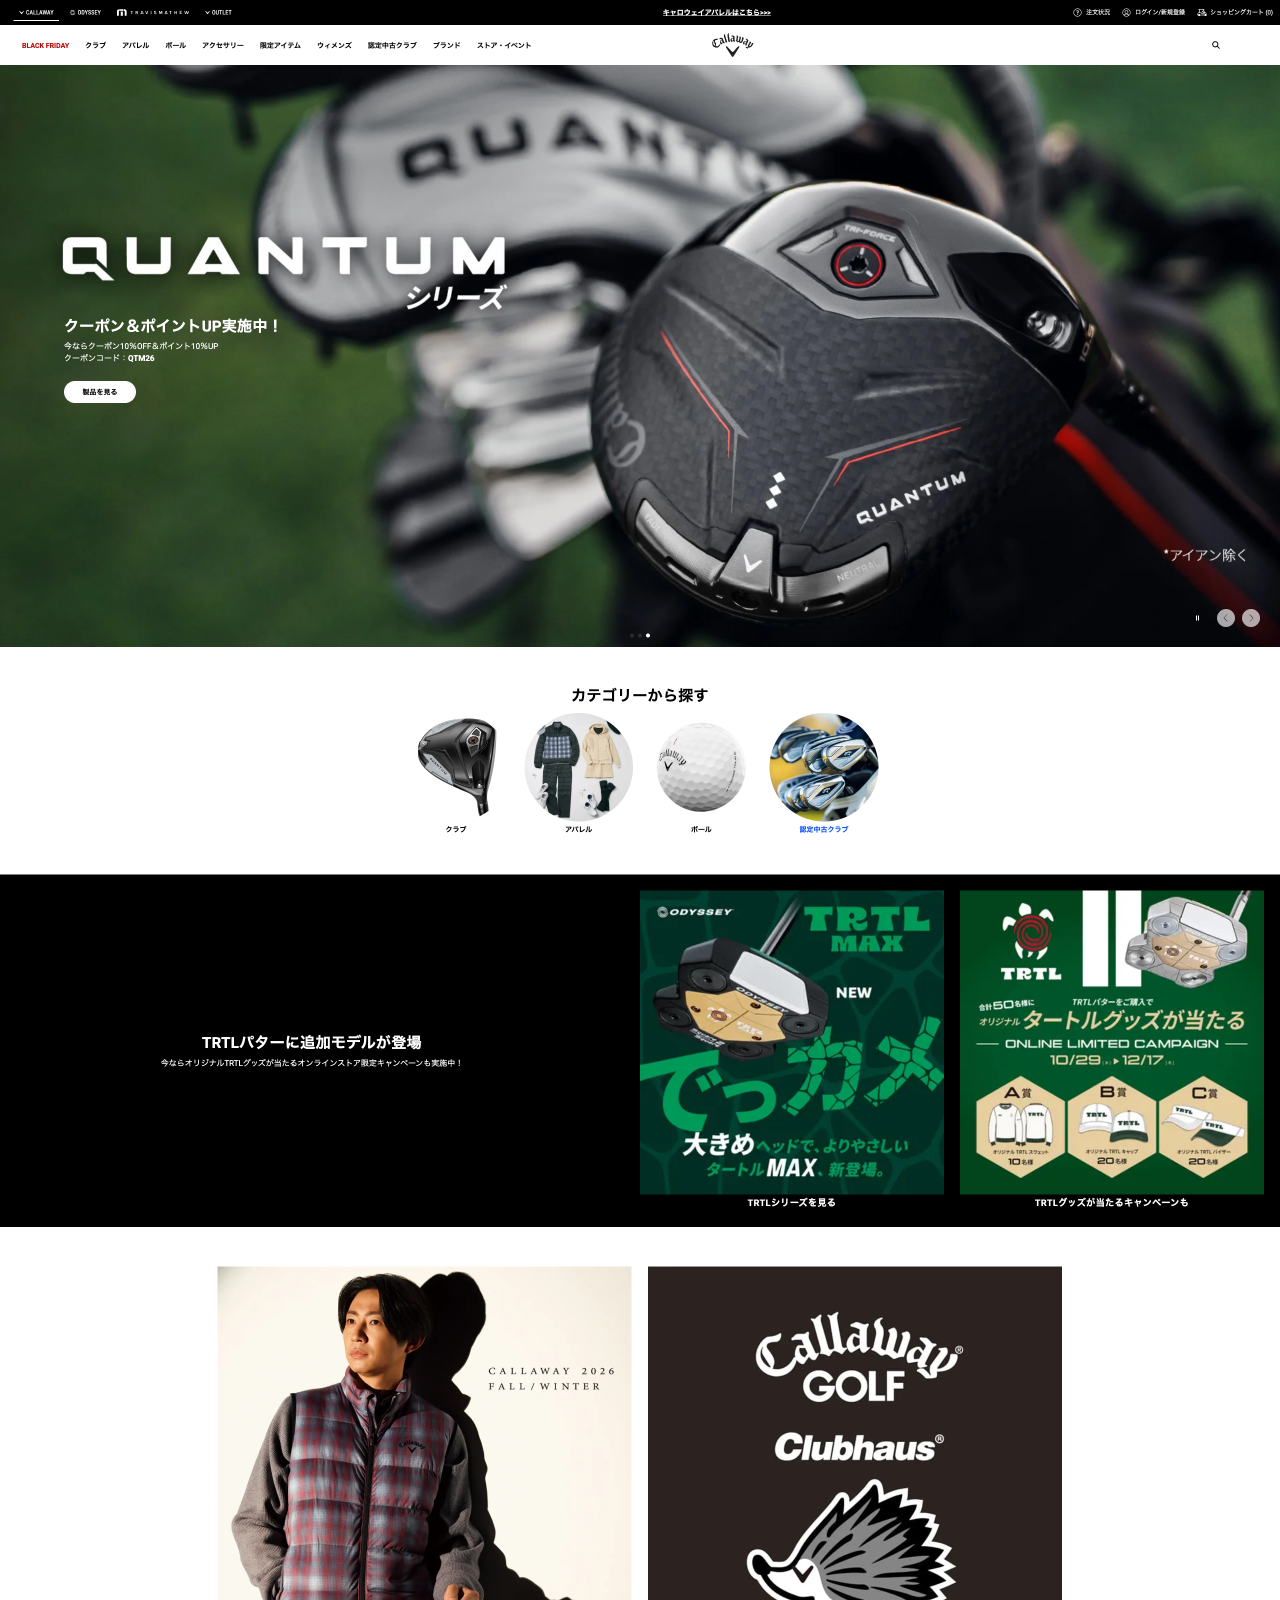
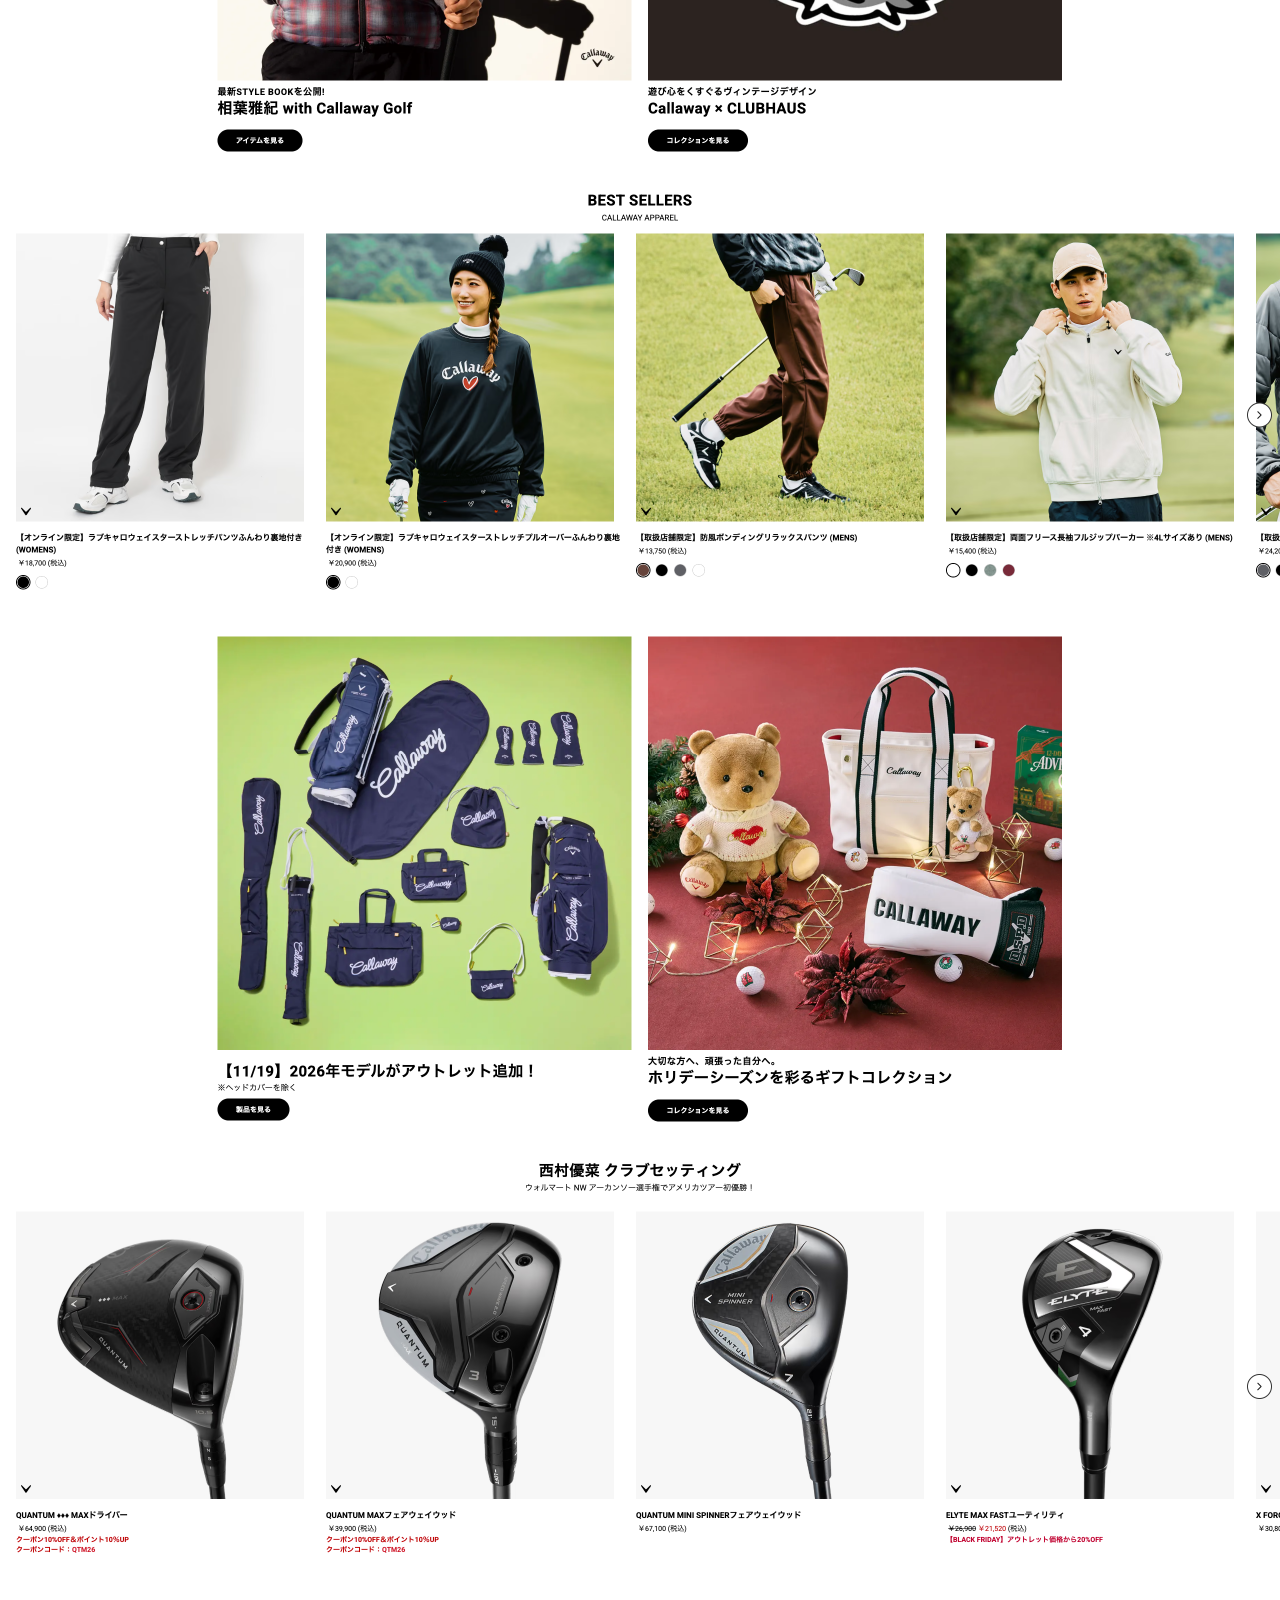
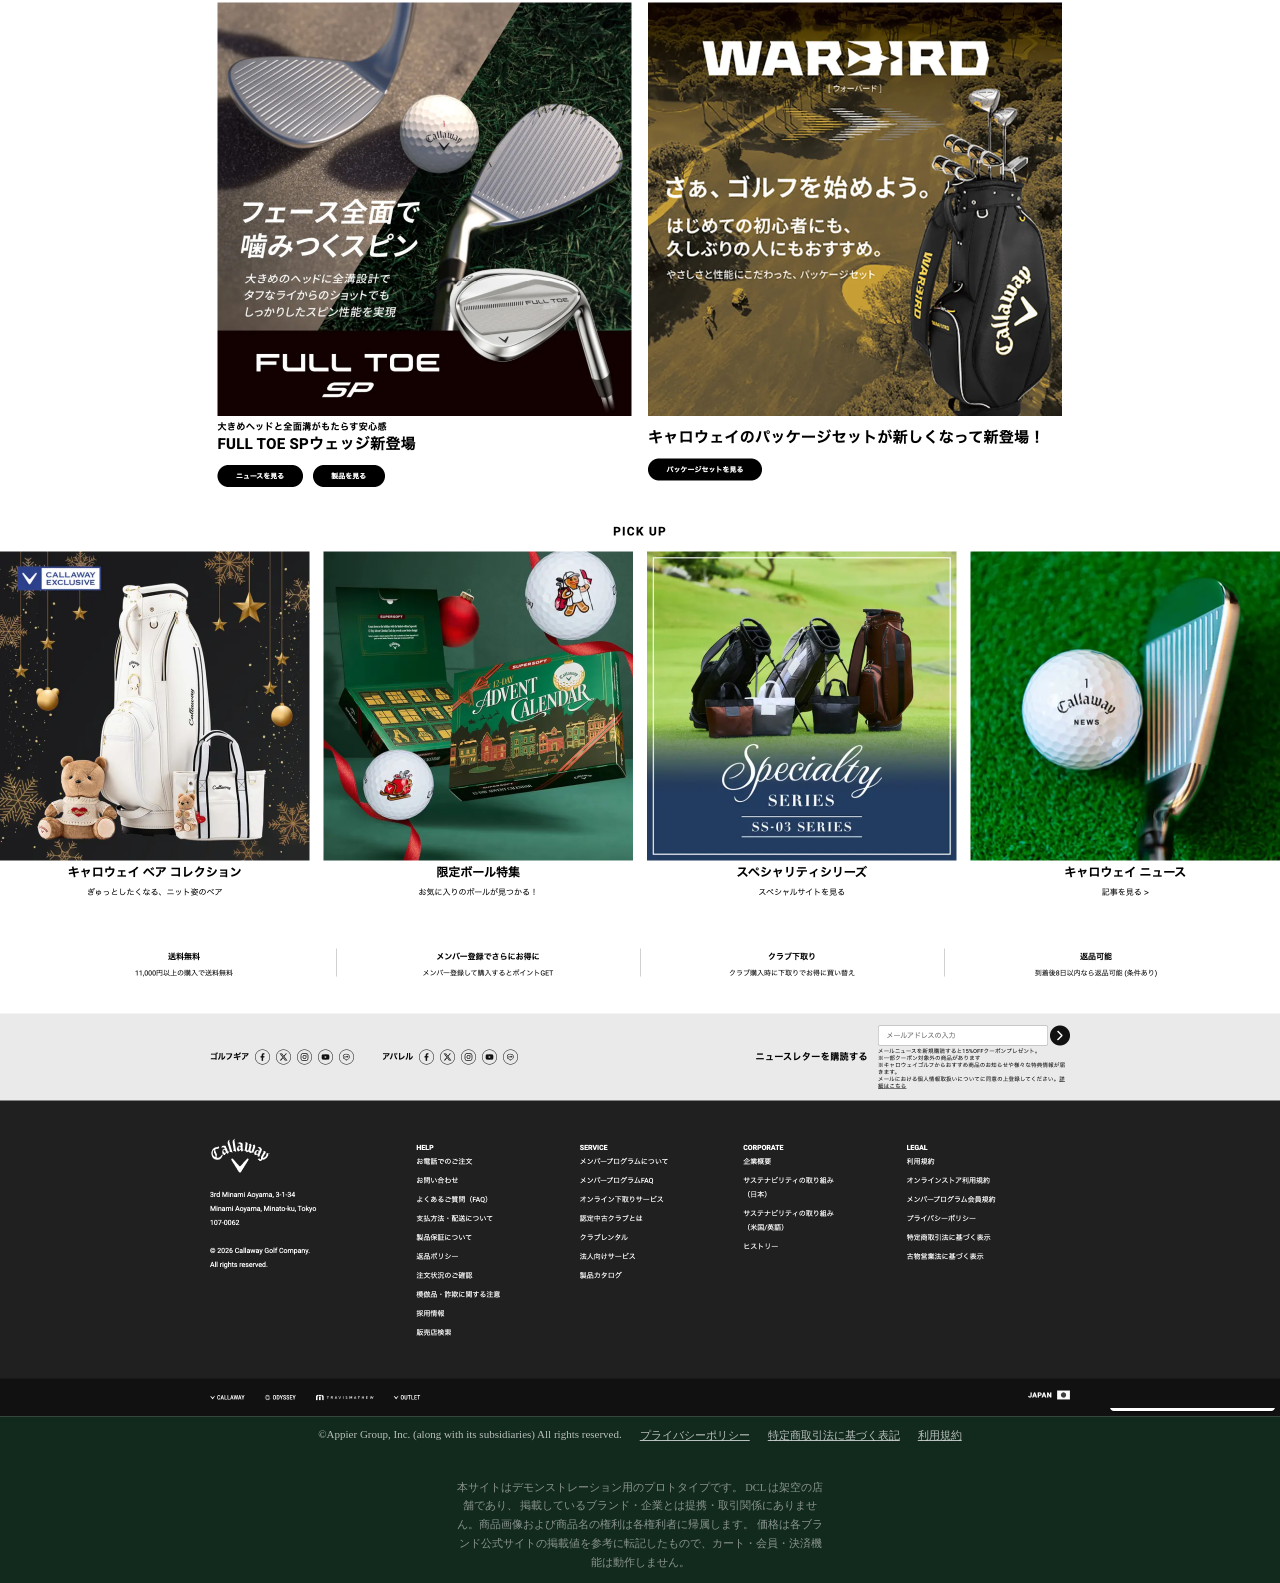
<file: cal.html>
<!DOCTYPE html>
<html lang="ja">
<head>
<meta charset="UTF-8">
<meta name="viewport" content="width=device-width, initial-scale=1">
<title>CAL | Service Agent Demo</title>
<meta name="description" content="Service Agentのデモンストレーション用モックアップページです。画面キャプチャにBotBonnie WebChatを設置しています。">
<meta name="robots" content="noindex, nofollow">
<meta name="format-detection" content="telephone=no">

<style>
  /* ============================================================
     画像サイズ調整用の設定値
     --pc-img-w     : dcl-fullpage.png の実寸幅（px単位の数値のみ）
     --pc-content-w : そのキャプチャ内のコンテンツ部分の幅（px単位の数値のみ）
     例）1440px幅でキャプチャし、コンテンツ幅が1200pxの場合
         --pc-img-w: 1440;  --pc-content-w: 1200;
     ※画像幅＝コンテンツ幅（両端に余白がない）ならどちらも同じ値でOK
     ============================================================ */
  :root{
    --green:#1a3b2b;
    --green-d:#12291d;
    --pc-img-w: 1600;
    --pc-content-w: 1600;
    --bp-pc: 1600px;   /* PC表示の下限 */
    --bp-sp: 640px;    /* スマホ画像に切り替える上限 */
  }

  html,body{margin:0;padding:0;}
  html,body{overflow-x:hidden;}   /* 画面幅を超えた部分はカット（横スクロールを出さない） */
  body{
    background:#fff;
    -webkit-text-size-adjust:100%;
  }
  a{color:inherit;text-decoration:none}
  .page{
    display:flex;
    justify-content:center;        /* 中央揃え（左右均等にカット） */
    align-items:flex-start;
    width:100%;
    overflow:hidden;
  }
  .page__img{
    display:block;
    flex:none;
    height:auto;
    max-width:none;                /* 既定の縮小を無効化 */
    width:auto;                    /* 幅1200px以上：リサイズなし＝実寸100%表示 */
    image-rendering:auto;
  }

/* ---------- フッター ---------- */
.footer{background:var(--green-d);color:rgba(255,255,255,.86);font-size:12px}
.footer__top{
  max-width:var(--max);margin:0 auto;padding:clamp(30px,4vw,52px) var(--pad) clamp(20px,2.6vw,34px);
  display:grid;grid-template-columns:minmax(0,1fr) auto;gap:28px;align-items:start;
  border-bottom:1px solid rgba(255,255,255,.14);
}
.footer__signup-lead{font-family:var(--font-display);font-size:13px;font-weight:700;letter-spacing:.06em;color:#fff;margin-bottom:12px}
.signup{display:flex;gap:8px;max-width:460px}
.signup input{
  flex:1 1 auto;min-width:0;padding:11px 14px;border:1px solid rgba(255,255,255,.35);background:transparent;color:#fff;font-size:13px;border-radius:var(--radius);
}
.signup input::placeholder{color:rgba(255,255,255,.55)}
.signup .btn--solid{background:#fff;color:var(--green-d);border-color:#fff;white-space:nowrap}
.signup .btn--solid:hover{background:rgba(255,255,255,.85)}
.footer__note{font-size:11px;color:rgba(255,255,255,.6);margin-top:9px}
.footer__note a{text-decoration:underline}
.footer__social-lead{font-size:11px;letter-spacing:.1em;color:rgba(255,255,255,.7);margin-bottom:10px}
.footer__social ul{display:flex;gap:10px}
.footer__social a{
  width:32px;height:32px;border-radius:50%;border:1px solid rgba(255,255,255,.35);
  display:grid;place-items:center;font-size:13px;
}
.footer__social a:hover{background:rgba(255,255,255,.14)}

.footer__cols{
  max-width:var(--max);margin:0 auto;padding:clamp(26px,3.4vw,44px) var(--pad);
  display:grid;grid-template-columns:repeat(4,1fr);gap:clamp(18px,2.6vw,40px);
}
.footer__col h3{font-size:12px;font-weight:700;color:#fff;letter-spacing:.08em;margin-bottom:12px}
.footer__col li{margin-bottom:8px}
.footer__col a{color:rgba(255,255,255,.78)}
.footer__col a:hover{color:#fff;text-decoration:underline}

.footer__bottom{
  border-top:1px solid rgba(255,255,255,.14);
  max-width:var(--max);margin:0 auto;padding:clamp(22px,3vw,36px) var(--pad) 40px;
  display:flex;flex-direction:column;align-items:center;gap:14px;text-align:center;
}
.footer__logo{width:min(220px,60vw);height:auto;opacity:.95}
.footer__legal{display:flex;flex-wrap:wrap;gap:6px 18px;justify-content:center;font-size:11px;color:rgba(255,255,255,.7)}
.footer__legal a{text-decoration:underline}
.footer__disclaimer{font-family:var(--font-copy);font-size:10.5px;line-height:1.8;color:rgba(255,255,255,.5);max-width:70ch}

  /* 幅1200px未満：コンテンツ部分が画面幅に揃うように拡大／縮小
     （画像に左右の余白がある場合は、その分だけ拡大して両端をカット） */
  @media (max-width: 1599.98px){
    .page__img{
      width: calc(100vw * var(--pc-img-w) / var(--pc-content-w));
    }
  }

  /* 幅480px以下：スマホ用画像（picture の source で切り替え）を画面幅ぴったりに */
  @media (max-width: 640px){
    .page__img{
      width: 100vw;
    }
  }
</style>
</head>
<body>

<!-- ============ 画面キャプチャ（1ページ・リンクなし） ============ -->
<div class="page">
  <picture>
    <source media="(max-width: 640px)" srcset="assets/callaway-sp.png">
    <img class="page__img" src="assets/callaway-pc.png"
         alt="デモ用キャプチャ">
  </picture>
</div>

<!-- ============ フッター ============ -->
<footer class="footer">
  <div class="footer__bottom">
    <p class="footer__legal">
      <span>©Appier Group, Inc. (along with its subsidiaries) All rights reserved.</span>
      <span><a href="#">プライバシーポリシー</a></span>
      <span><a href="#">特定商取引法に基づく表記</a></span>
      <span><a href="#">利用規約</a></span>
    </p>
    <p class="footer__disclaimer">
      本サイトはデモンストレーション用のプロトタイプです。 DCL は架空の店舗であり、
      掲載しているブランド・企業とは提携・取引関係にありません。商品画像および商品名の権利は各権利者に帰属します。
      価格は各ブランド公式サイトの掲載値を参考に転記したもので、カート・会員・決済機能は動作しません。
    </p>
  </div>
</footer>
<!-- ============ BotBonnie WebChat ============ -->
<script>
  // BotBonnie の API トークン / API シークレット / CRM 暗号鍵は、静的なフロントエンドに絶対に置かないこと。
  // ↓ デモ用アカウントの Page ID に差し替えて使用
  const BOTBONNIE_PAGE_ID = "page-c68032bdfa5c4faab78dfd90";

  window.BBAsyncInit = function () {
    BB.init({
      appId: BOTBONNIE_PAGE_ID
    });
  };
</script>
<script async type="text/javascript" src="https://asset.botbonnie.com/sdk/sdk.js"></script>
</body>
</html>
</file>
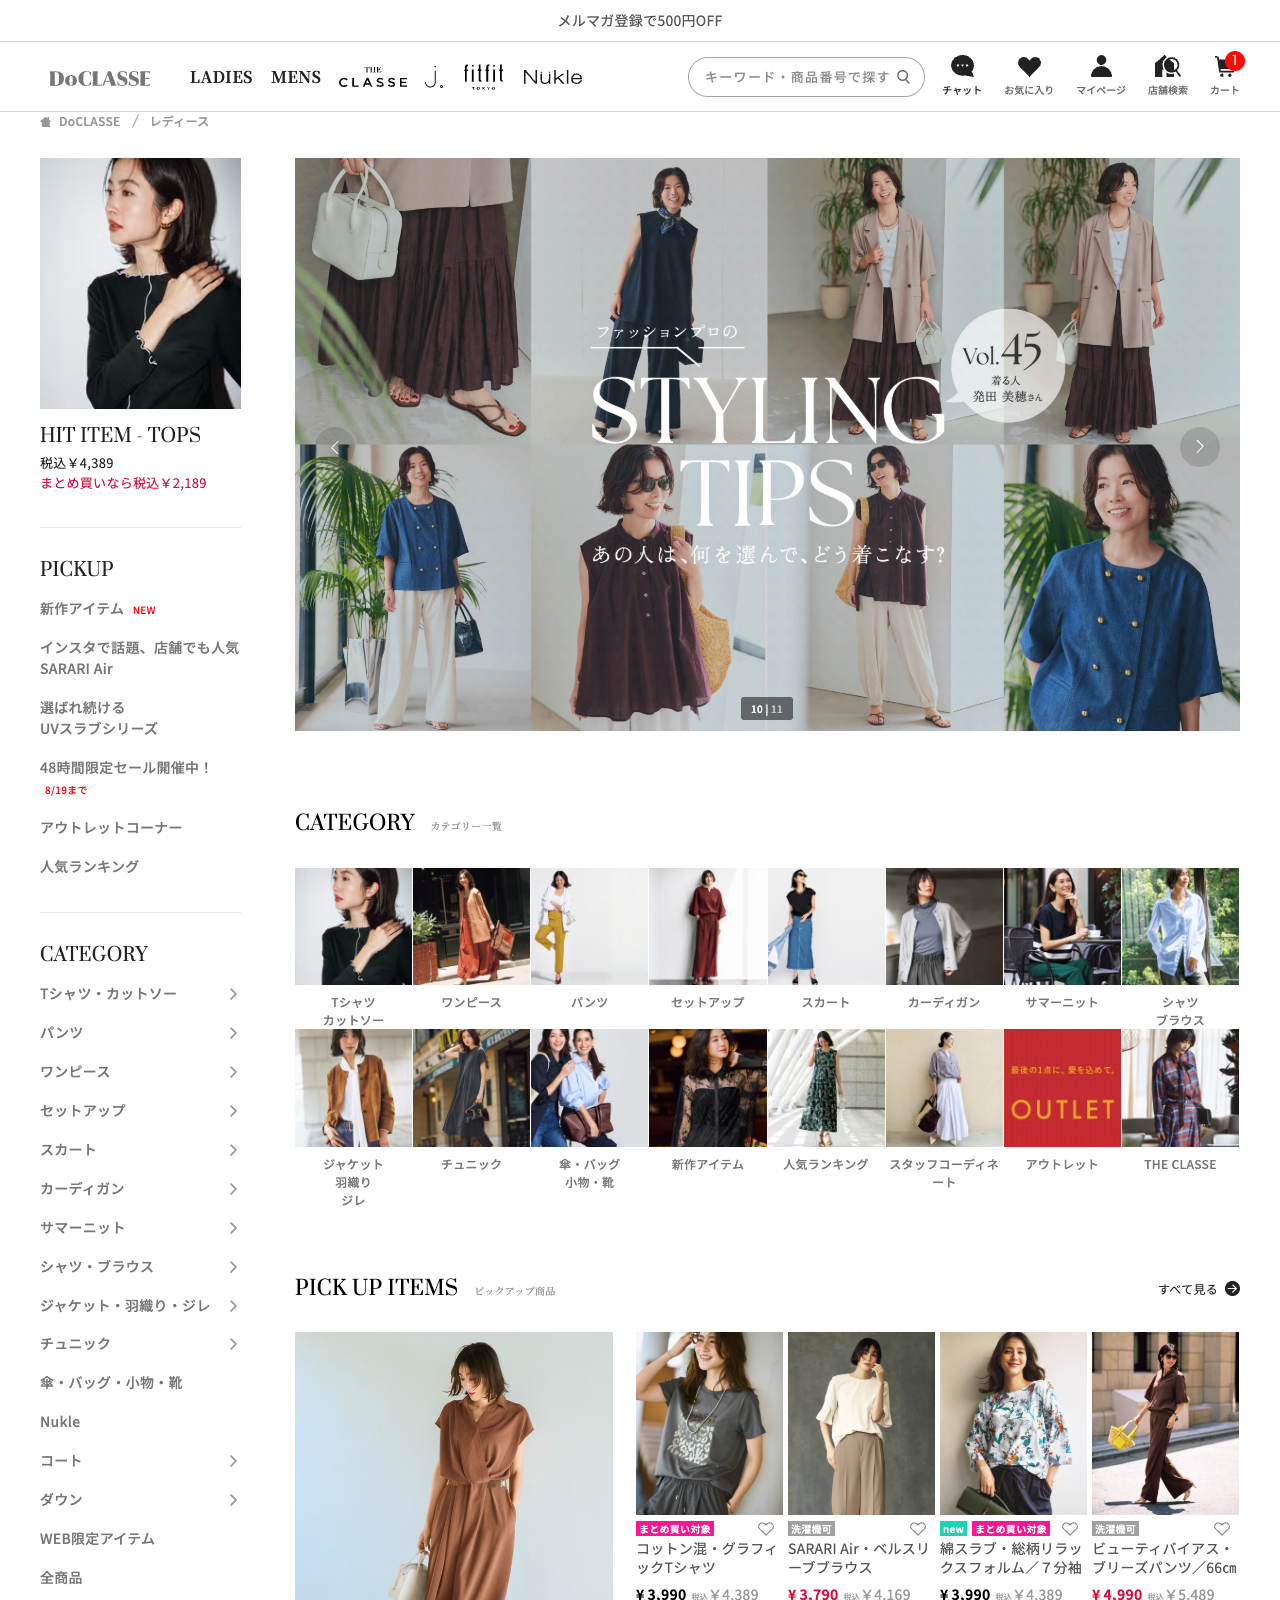
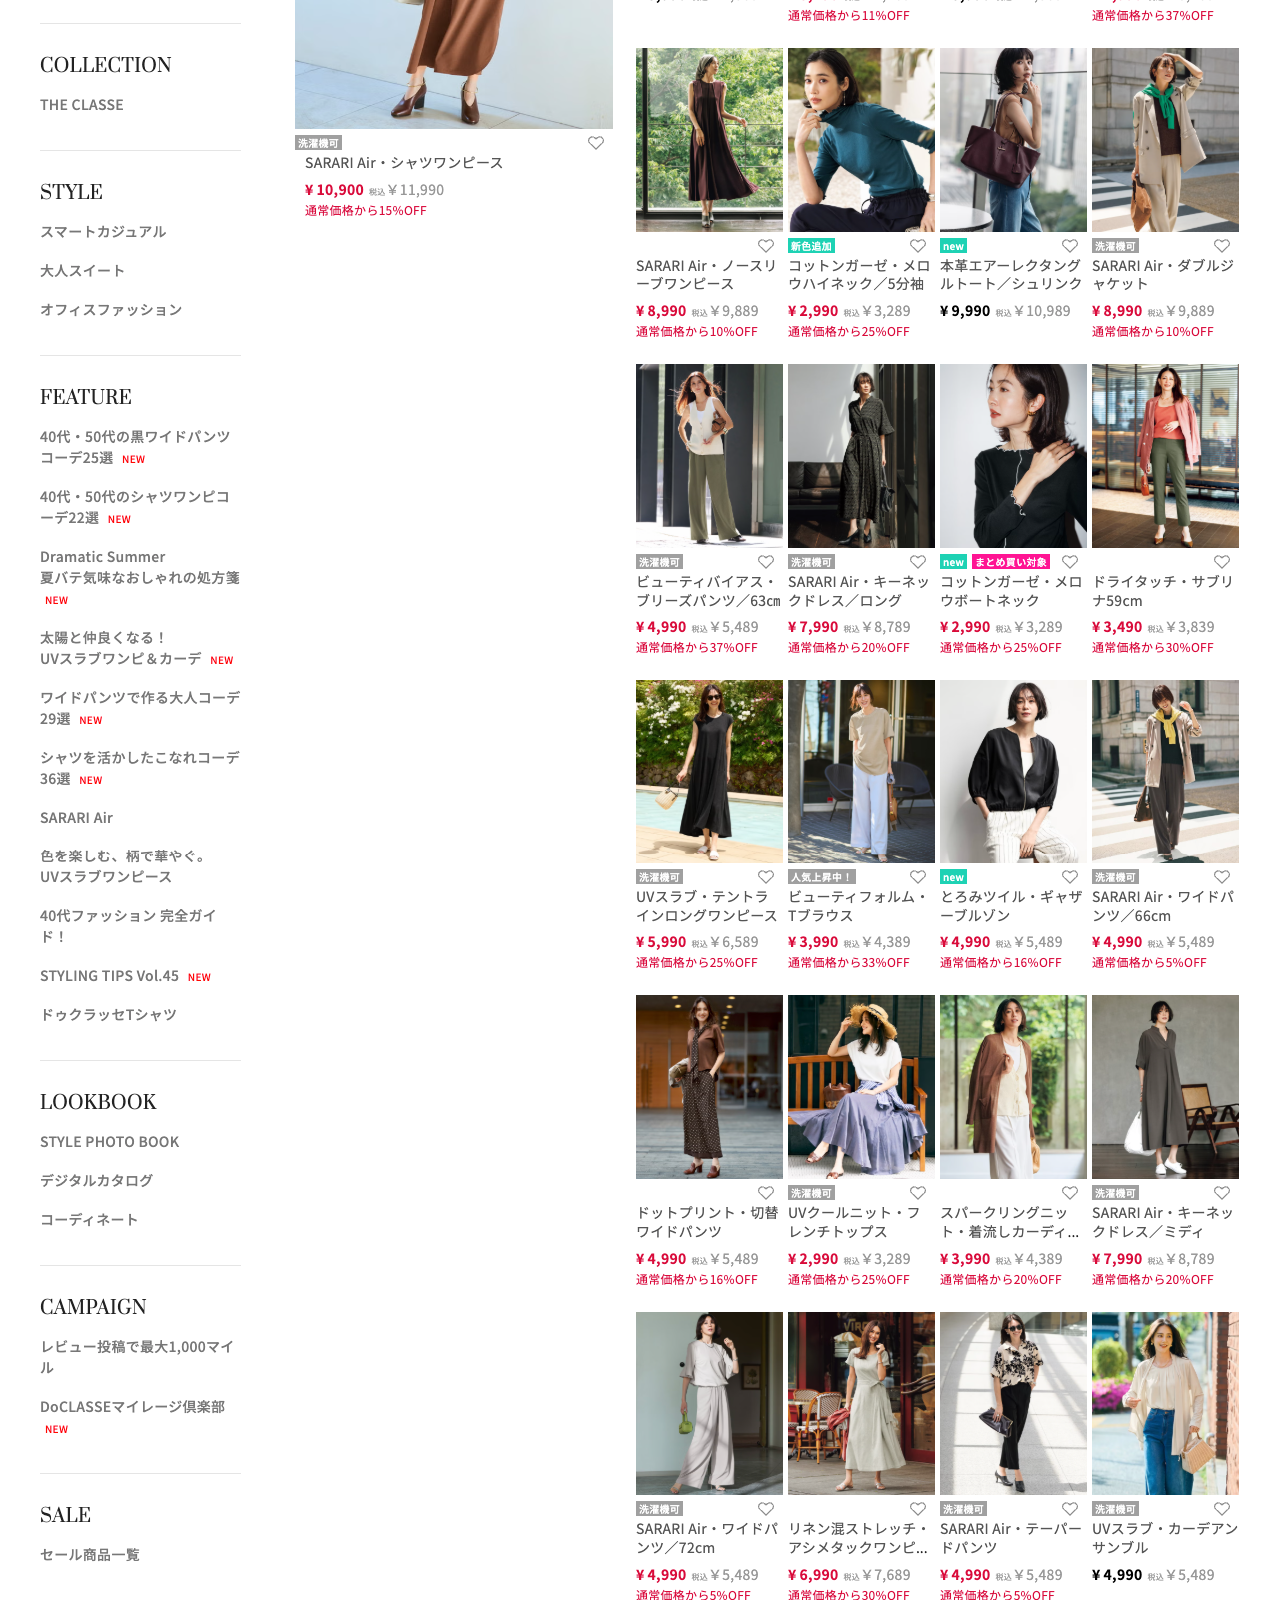
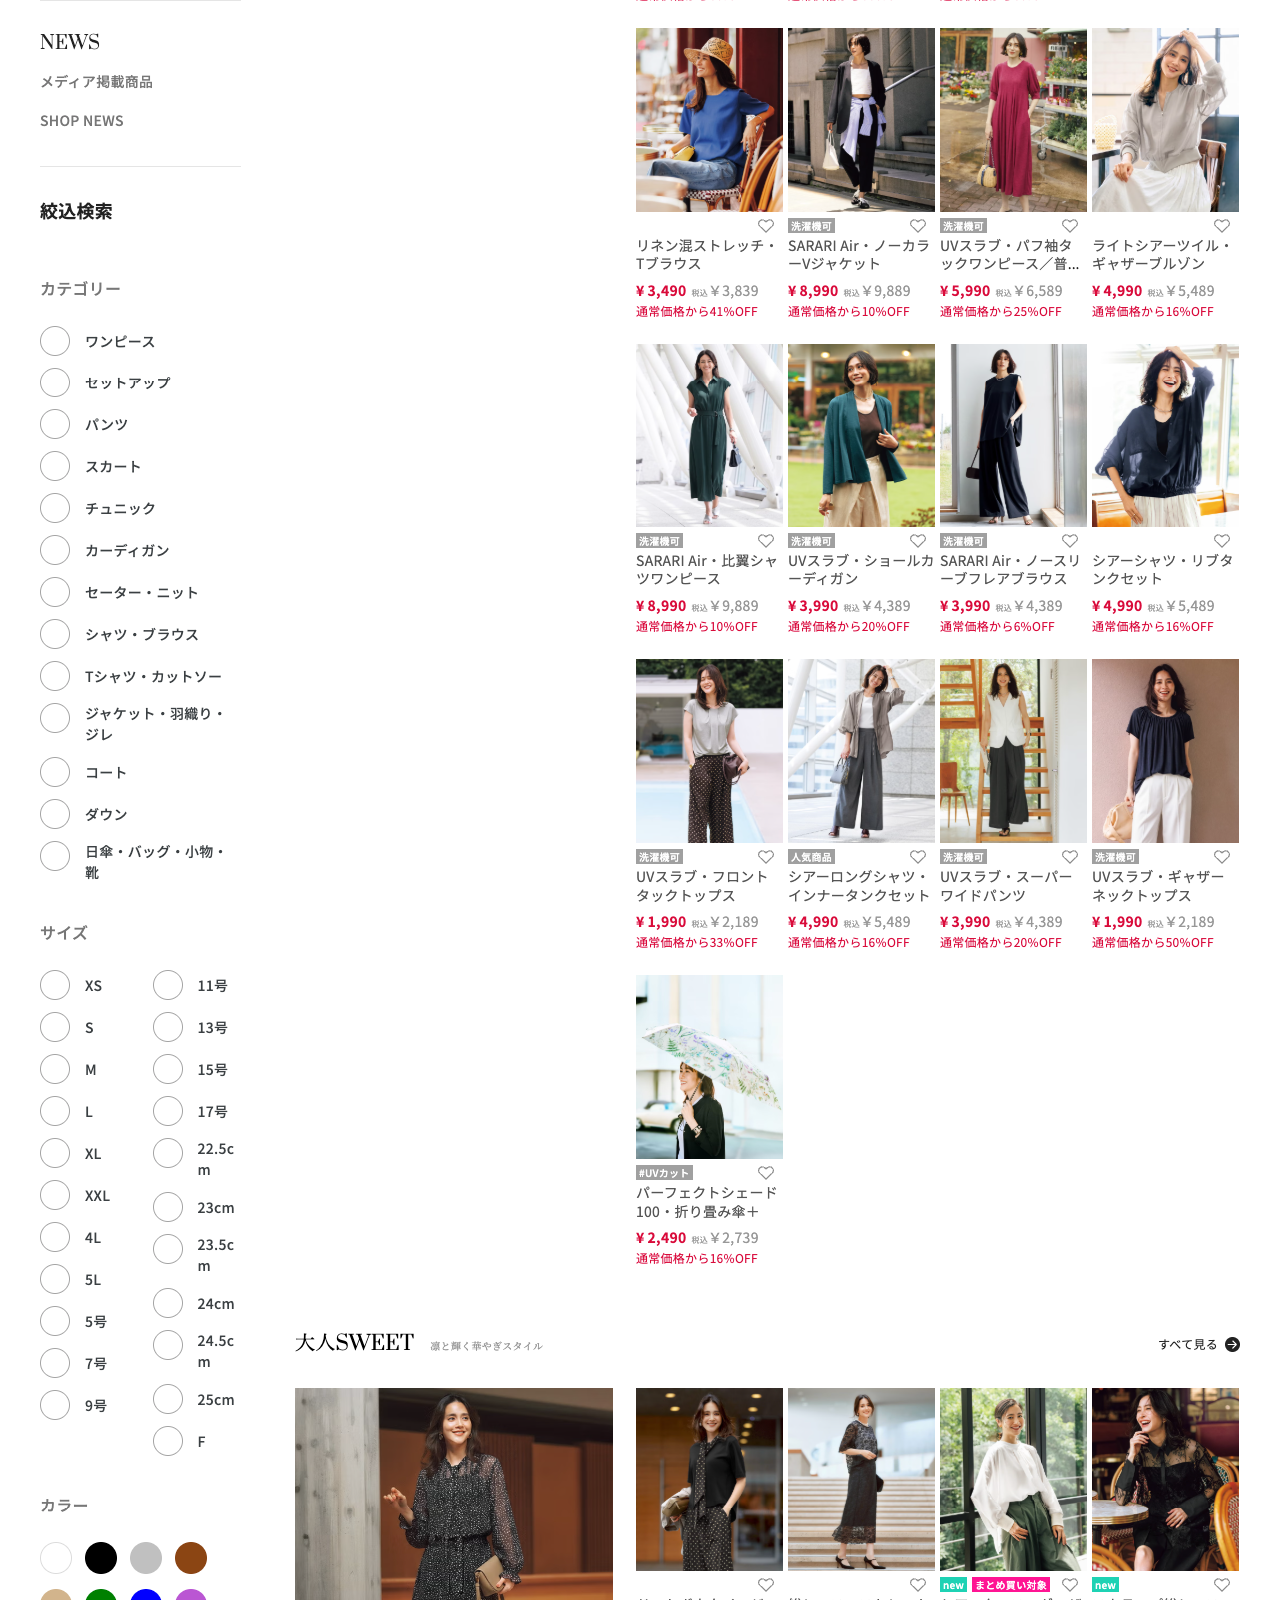
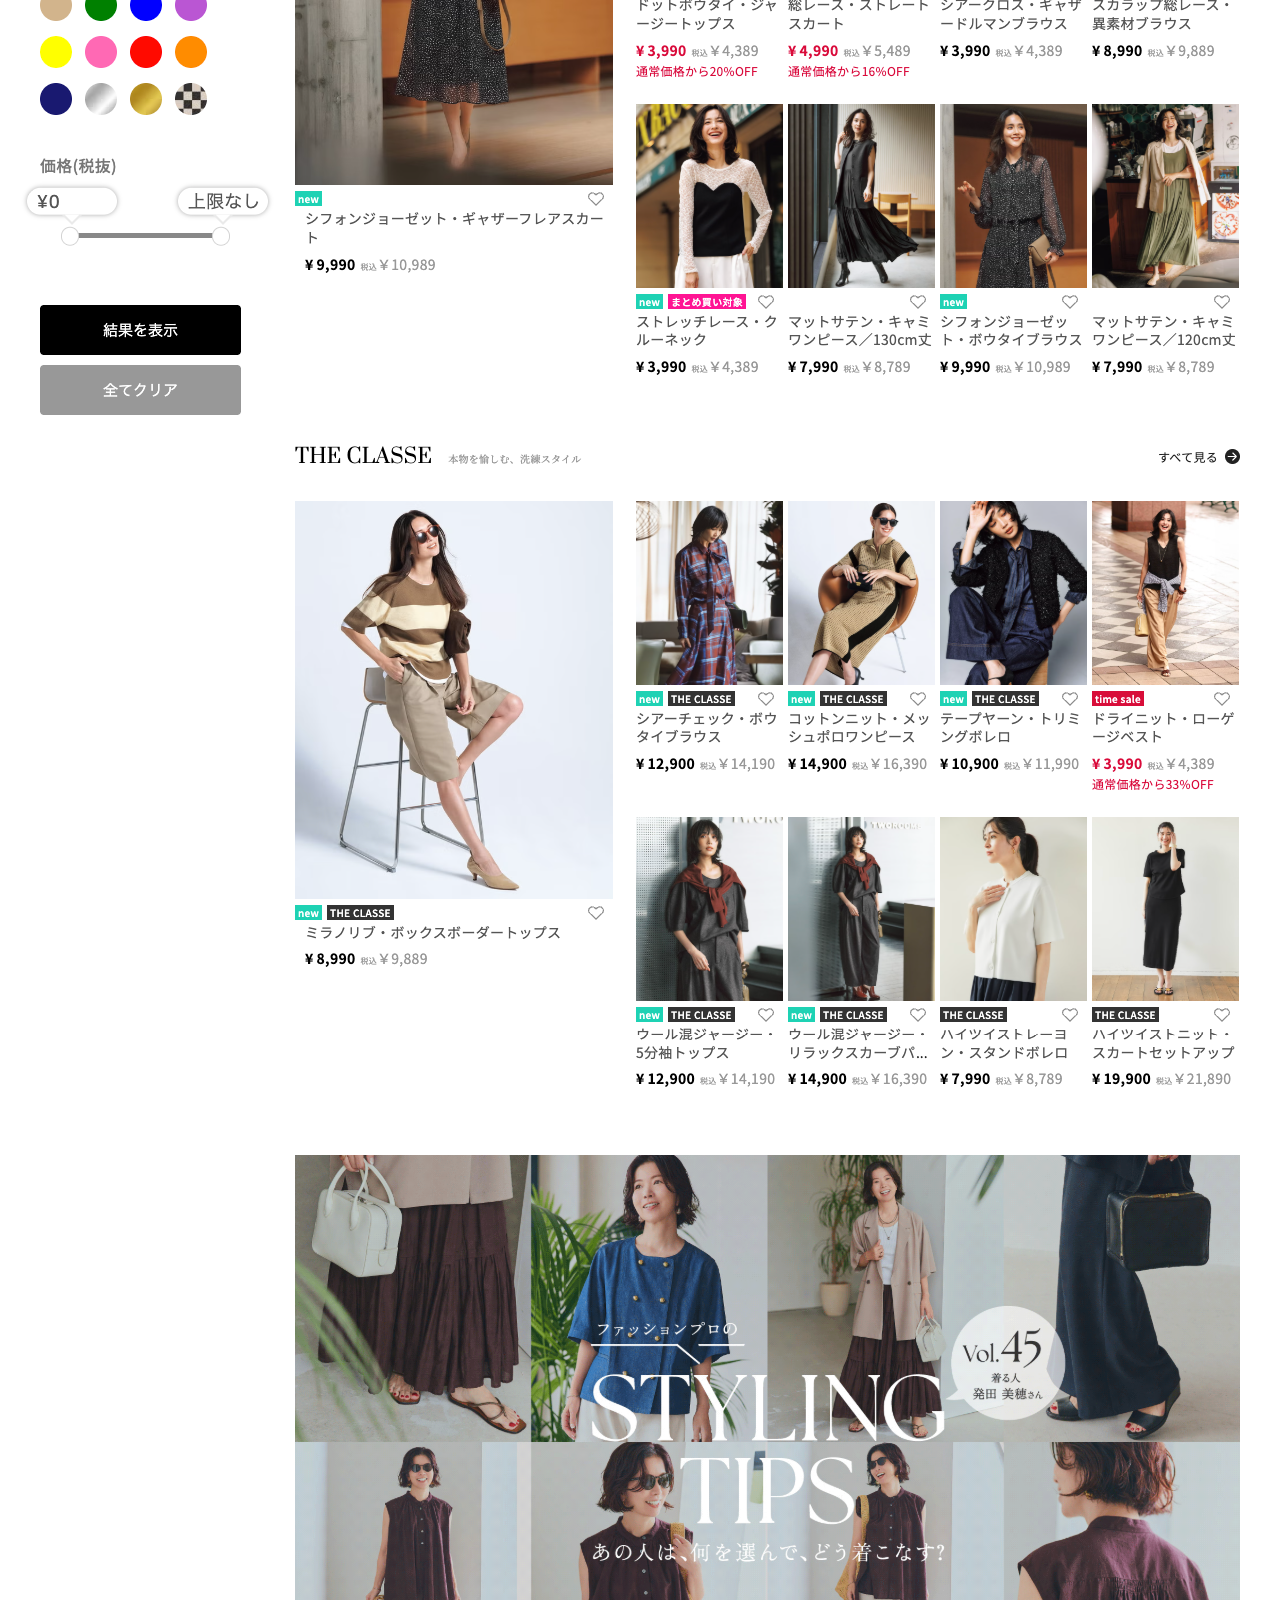
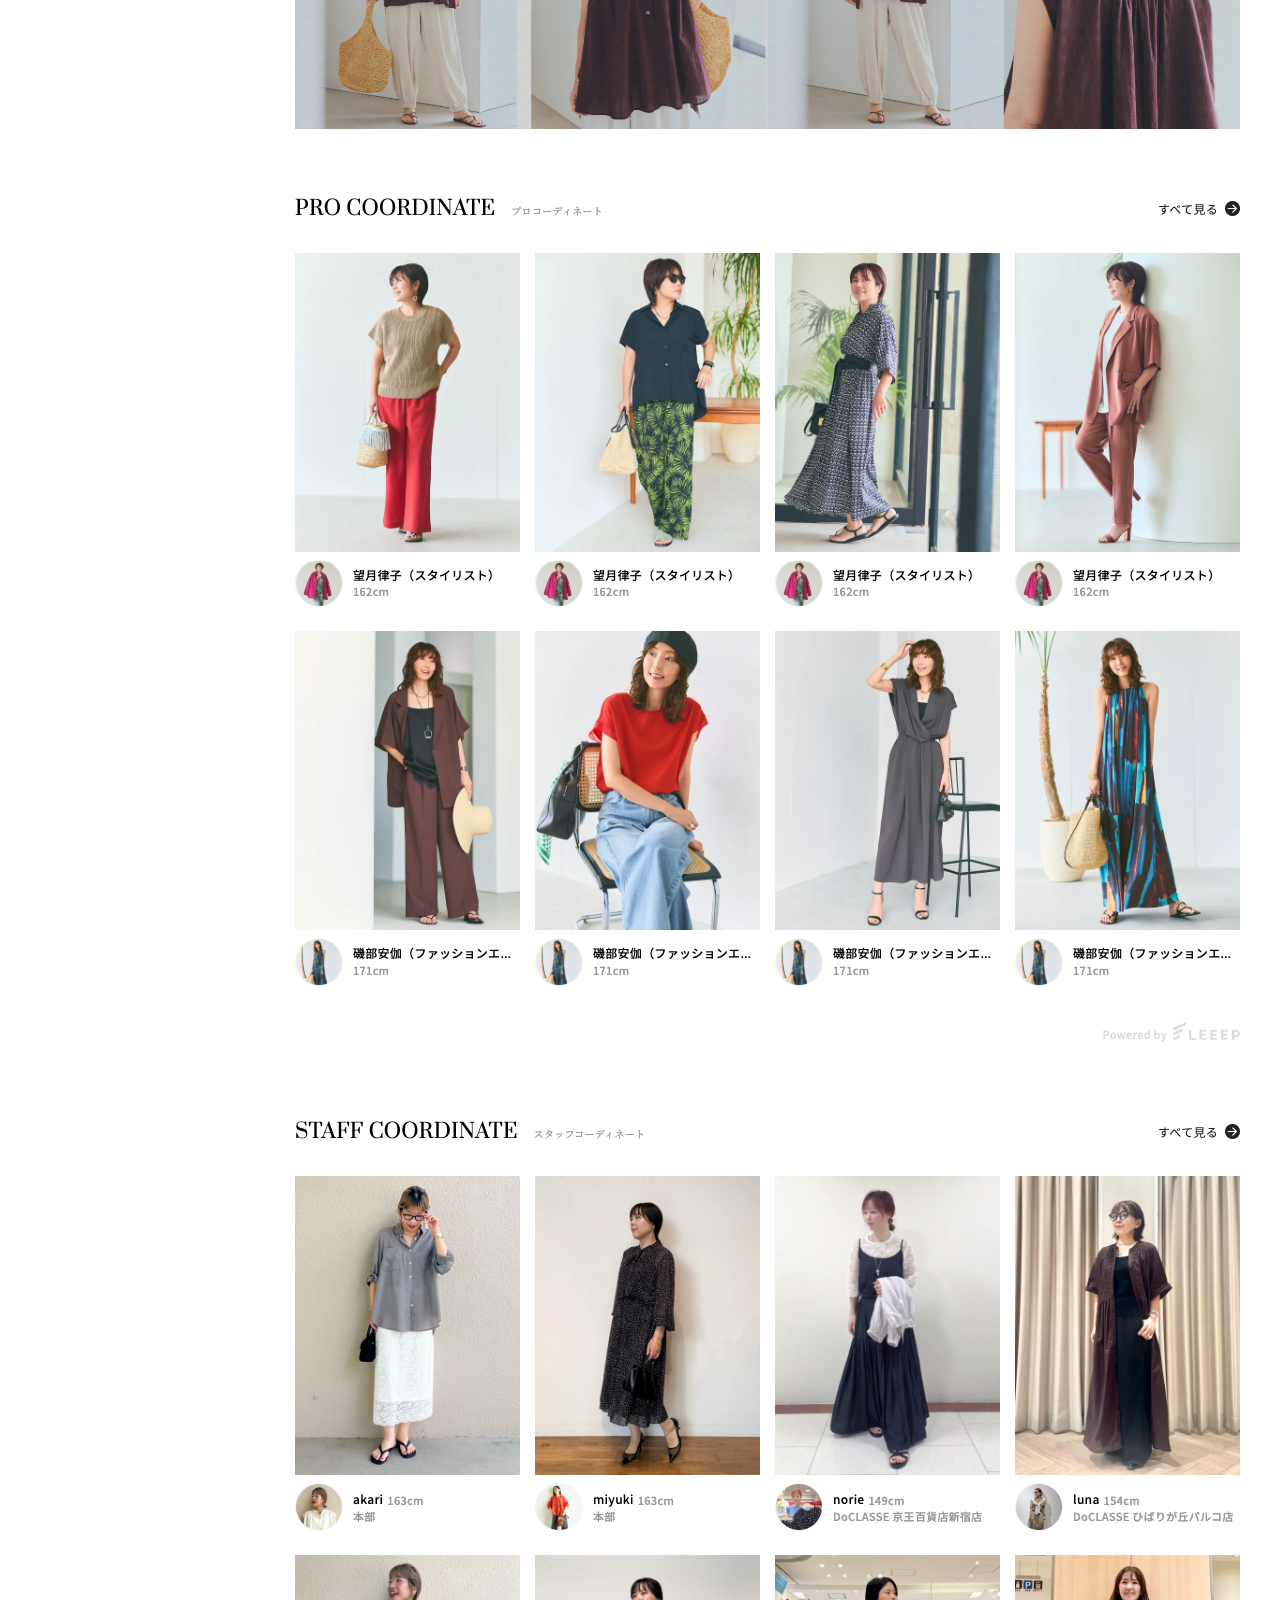
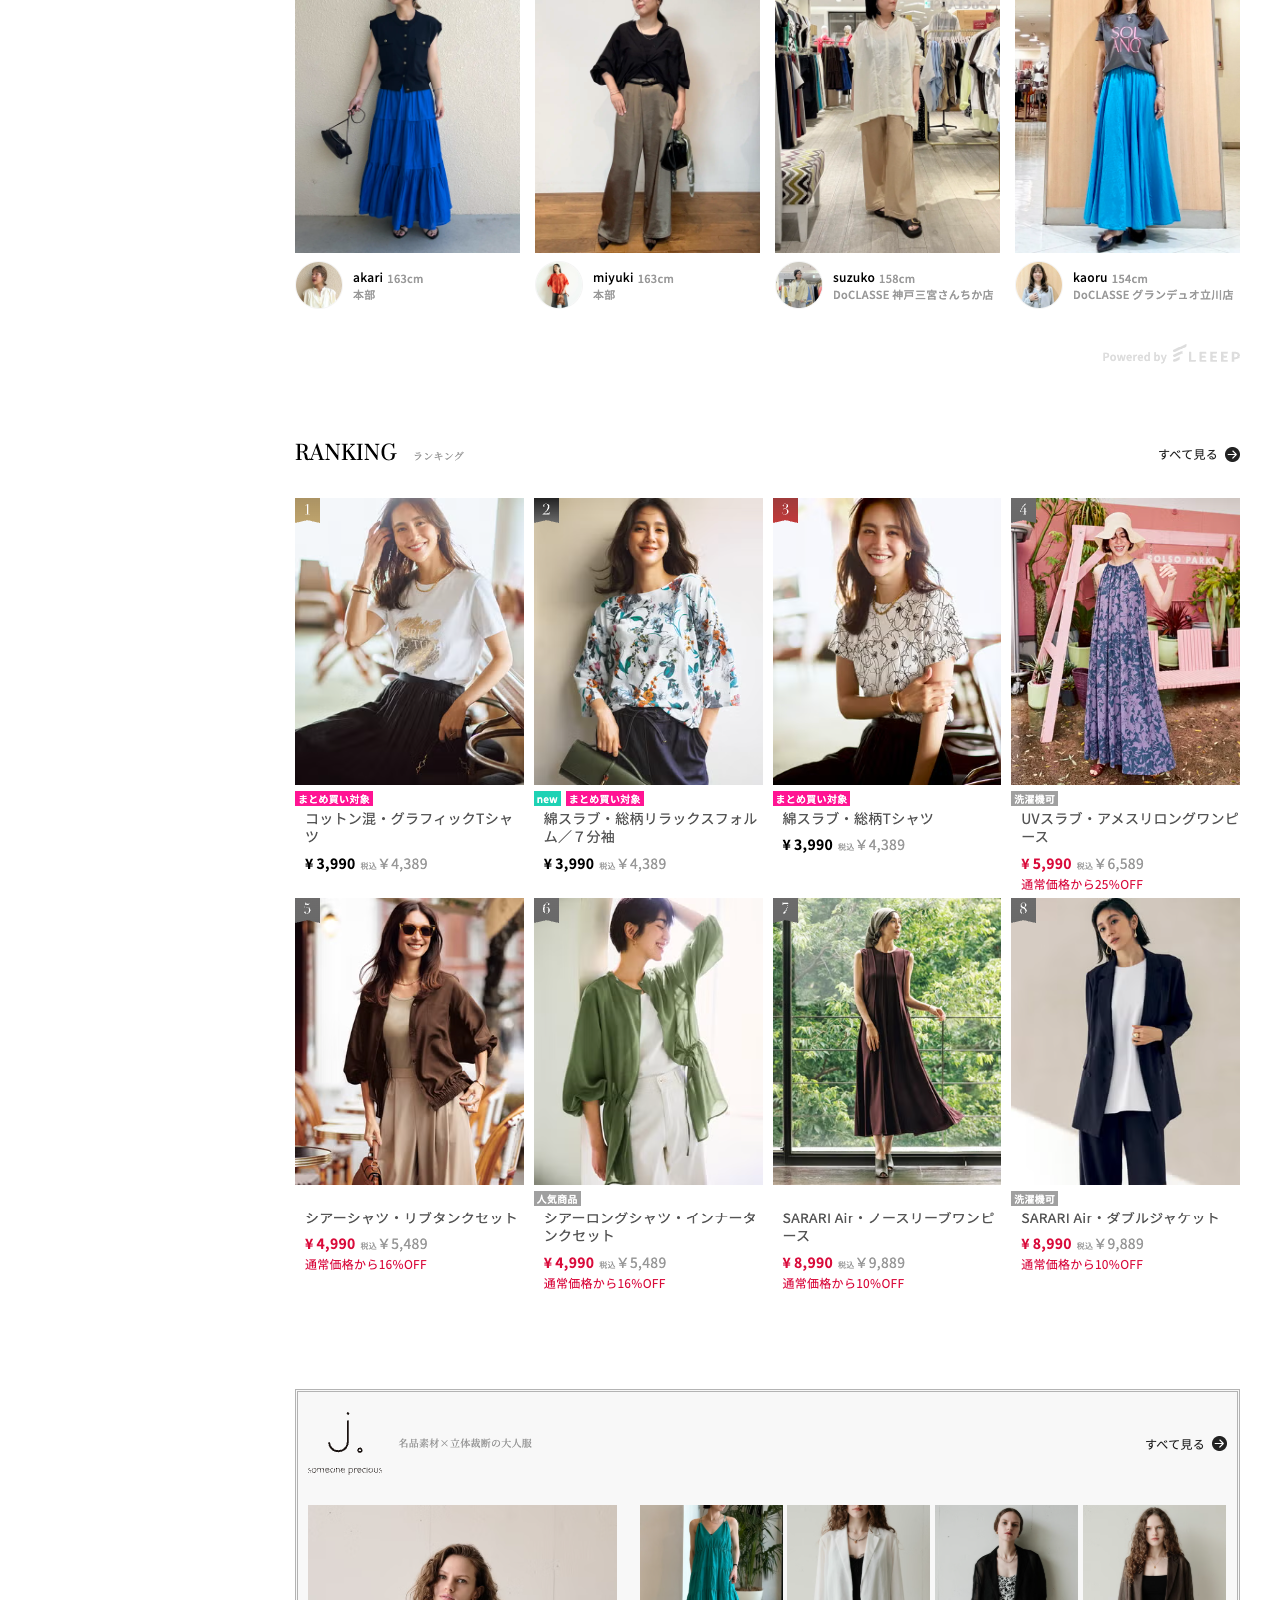
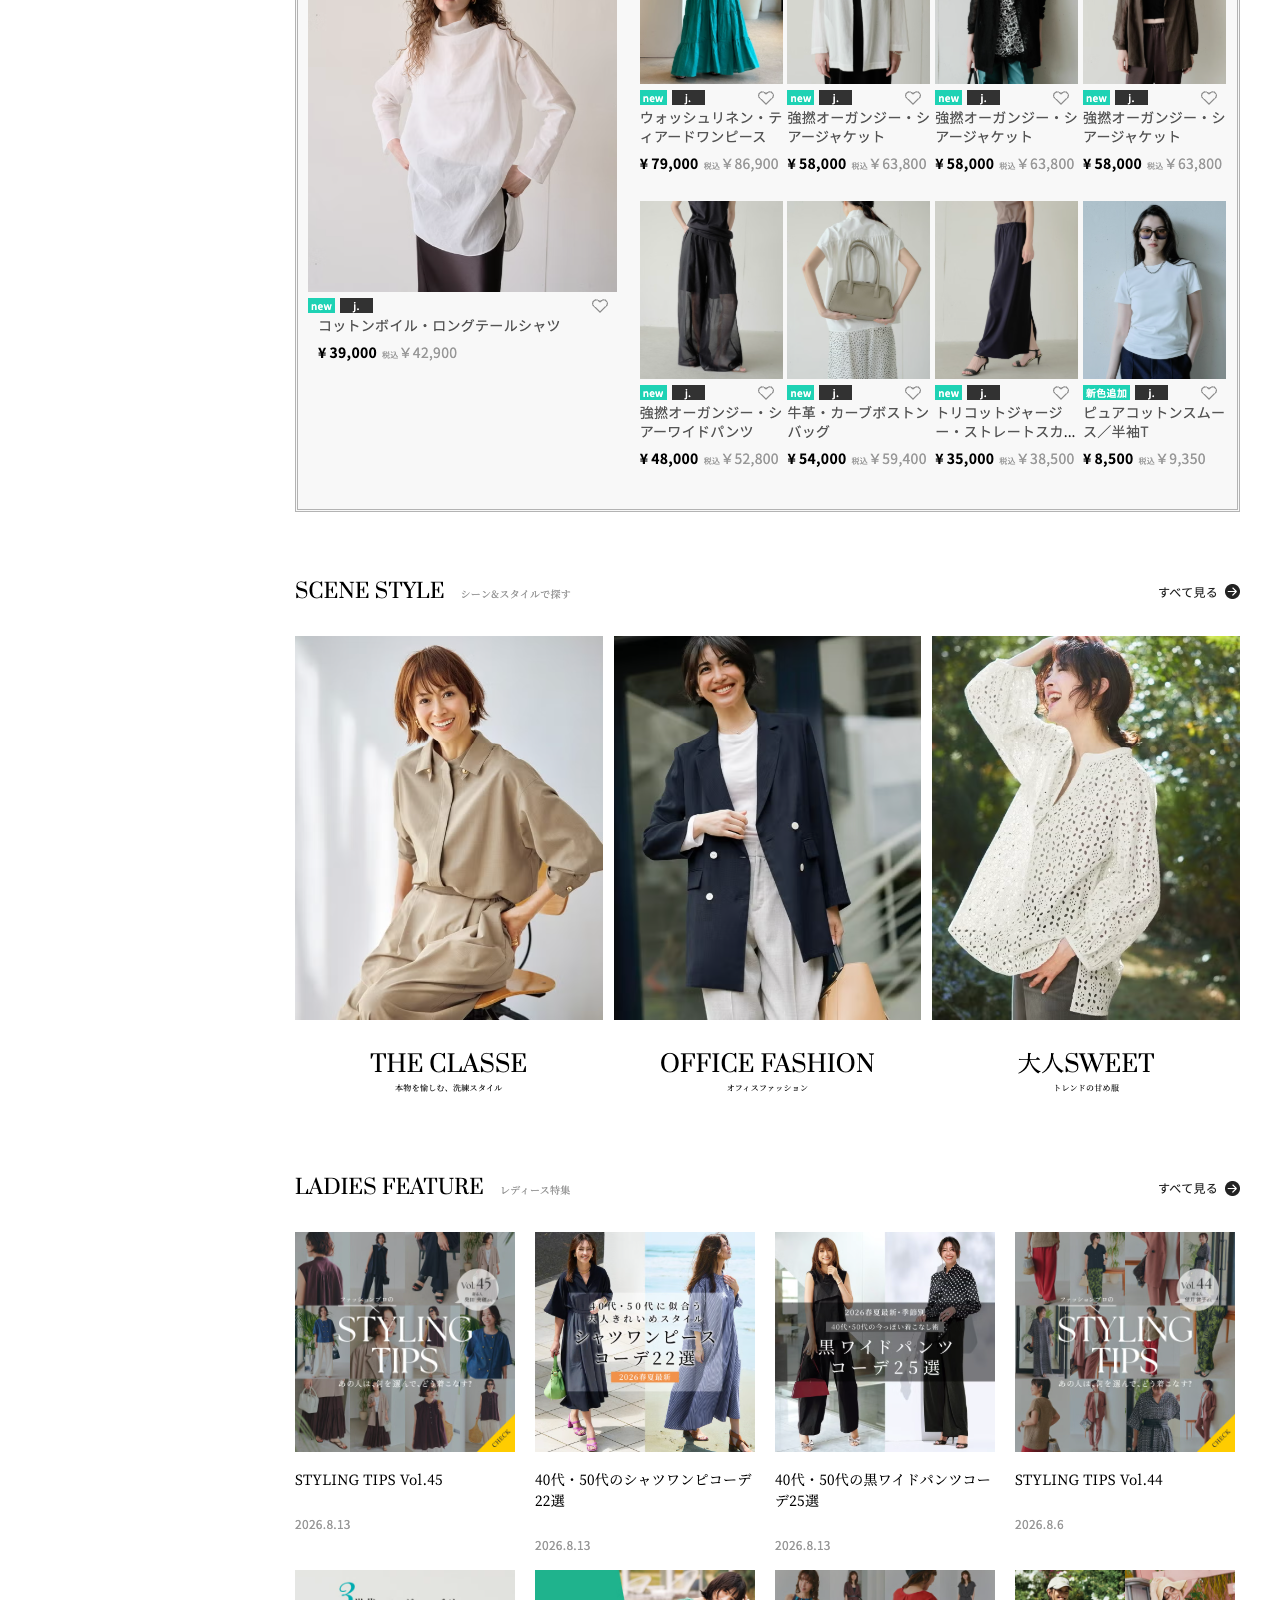
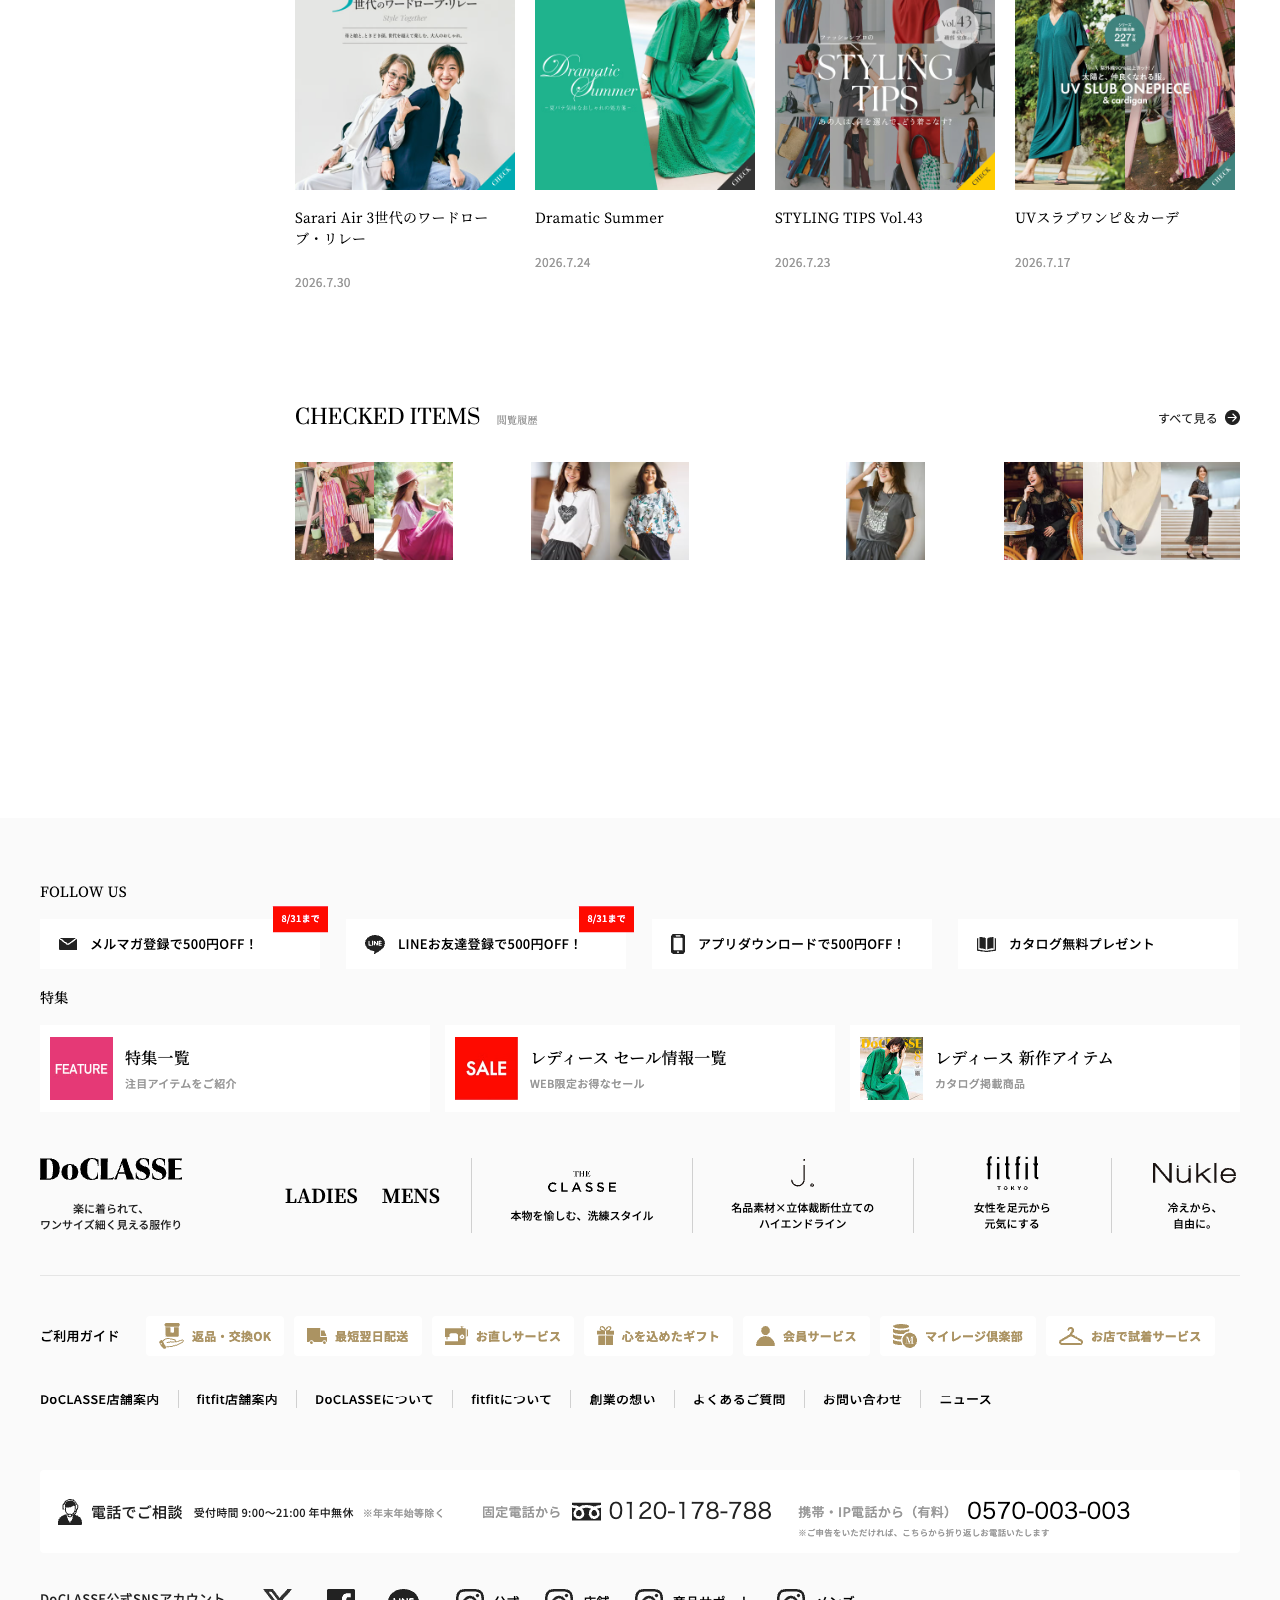
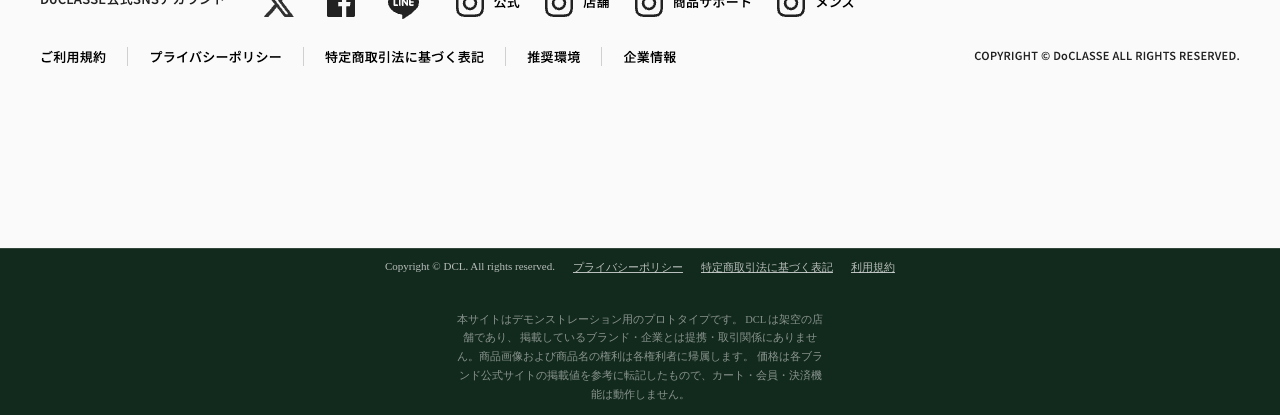
<file: dcl.html>
<!DOCTYPE html>
<html lang="ja">
<head>
<meta charset="UTF-8">
<meta name="viewport" content="width=device-width, initial-scale=1">
<title>DoCLASSE（ドゥクラッセ）｜40代50代からのレディースファッション通販</title>
<meta name="description" content="DoCLASSEのデモンストレーション用モックアップページです。レディースの画面キャプチャにBotBonnie WebChatを設置しています。">
<meta name="robots" content="noindex, nofollow">
<meta name="format-detection" content="telephone=no">

<style>
  /* ============================================================
     画像サイズ調整用の設定値
     --pc-img-w     : dcl-fullpage.png の実寸幅（px単位の数値のみ）
     --pc-content-w : そのキャプチャ内のコンテンツ部分の幅（px単位の数値のみ）
     例）1440px幅でキャプチャし、コンテンツ幅が1200pxの場合
         --pc-img-w: 1440;  --pc-content-w: 1200;
     ※画像幅＝コンテンツ幅（両端に余白がない）ならどちらも同じ値でOK
     ============================================================ */
  :root{
    --green:#1a3b2b;
    --green-d:#12291d;
    --pc-img-w: 1200;
    --pc-content-w: 1200;
    --bp-pc: 1200px;   /* PC表示の下限 */
    --bp-sp: 640px;    /* スマホ画像に切り替える上限 */
  }

  html,body{margin:0;padding:0;}
  html,body{overflow-x:hidden;}   /* 画面幅を超えた部分はカット（横スクロールを出さない） */
  body{
    background:#fff;
    -webkit-text-size-adjust:100%;
  }
  a{color:inherit;text-decoration:none}
  .page{
    display:flex;
    justify-content:center;        /* 中央揃え（左右均等にカット） */
    align-items:flex-start;
    width:100%;
    overflow:hidden;
  }
  .page__img{
    display:block;
    flex:none;
    height:auto;
    max-width:none;                /* 既定の縮小を無効化 */
    width:auto;                    /* 幅1200px以上：リサイズなし＝実寸100%表示 */
    image-rendering:auto;
  }

/* ---------- フッター ---------- */
.footer{background:var(--green-d);color:rgba(255,255,255,.86);font-size:12px}
.footer__top{
  max-width:var(--max);margin:0 auto;padding:clamp(30px,4vw,52px) var(--pad) clamp(20px,2.6vw,34px);
  display:grid;grid-template-columns:minmax(0,1fr) auto;gap:28px;align-items:start;
  border-bottom:1px solid rgba(255,255,255,.14);
}
.footer__signup-lead{font-family:var(--font-display);font-size:13px;font-weight:700;letter-spacing:.06em;color:#fff;margin-bottom:12px}
.signup{display:flex;gap:8px;max-width:460px}
.signup input{
  flex:1 1 auto;min-width:0;padding:11px 14px;border:1px solid rgba(255,255,255,.35);background:transparent;color:#fff;font-size:13px;border-radius:var(--radius);
}
.signup input::placeholder{color:rgba(255,255,255,.55)}
.signup .btn--solid{background:#fff;color:var(--green-d);border-color:#fff;white-space:nowrap}
.signup .btn--solid:hover{background:rgba(255,255,255,.85)}
.footer__note{font-size:11px;color:rgba(255,255,255,.6);margin-top:9px}
.footer__note a{text-decoration:underline}
.footer__social-lead{font-size:11px;letter-spacing:.1em;color:rgba(255,255,255,.7);margin-bottom:10px}
.footer__social ul{display:flex;gap:10px}
.footer__social a{
  width:32px;height:32px;border-radius:50%;border:1px solid rgba(255,255,255,.35);
  display:grid;place-items:center;font-size:13px;
}
.footer__social a:hover{background:rgba(255,255,255,.14)}

.footer__cols{
  max-width:var(--max);margin:0 auto;padding:clamp(26px,3.4vw,44px) var(--pad);
  display:grid;grid-template-columns:repeat(4,1fr);gap:clamp(18px,2.6vw,40px);
}
.footer__col h3{font-size:12px;font-weight:700;color:#fff;letter-spacing:.08em;margin-bottom:12px}
.footer__col li{margin-bottom:8px}
.footer__col a{color:rgba(255,255,255,.78)}
.footer__col a:hover{color:#fff;text-decoration:underline}

.footer__bottom{
  border-top:1px solid rgba(255,255,255,.14);
  max-width:var(--max);margin:0 auto;padding:clamp(22px,3vw,36px) var(--pad) 40px;
  display:flex;flex-direction:column;align-items:center;gap:14px;text-align:center;
}
.footer__logo{width:min(220px,60vw);height:auto;opacity:.95}
.footer__legal{display:flex;flex-wrap:wrap;gap:6px 18px;justify-content:center;font-size:11px;color:rgba(255,255,255,.7)}
.footer__legal a{text-decoration:underline}
.footer__disclaimer{font-family:var(--font-copy);font-size:10.5px;line-height:1.8;color:rgba(255,255,255,.5);max-width:70ch}

  /* 幅1200px未満：コンテンツ部分が画面幅に揃うように拡大／縮小
     （画像に左右の余白がある場合は、その分だけ拡大して両端をカット） */
  @media (max-width: 1199.98px){
    .page__img{
      width: calc(100vw * var(--pc-img-w) / var(--pc-content-w));
    }
  }

  /* 幅480px以下：スマホ用画像（picture の source で切り替え）を画面幅ぴったりに */
  @media (max-width: 640px){
    .page__img{
      width: 100vw;
    }
  }
</style>
</head>
<body>

<!-- ============ 画面キャプチャ（1ページ・リンクなし） ============ -->
<div class="page">
  <picture>
    <source media="(max-width: 640px)" srcset="assets/dcl-fullpage-sp.png">
    <img class="page__img" src="assets/dcl-fullpage.png"
         alt="DoCLASSE レディースのトップページ（デモ用キャプチャ）">
  </picture>
</div>

<!-- ============ フッター ============ -->
<footer class="footer">
  <div class="footer__bottom">
    <p class="footer__legal">
      <span>Copyright © DCL. All rights reserved.</span>
      <span><a href="#">プライバシーポリシー</a></span>
      <span><a href="#">特定商取引法に基づく表記</a></span>
      <span><a href="#">利用規約</a></span>
    </p>
    <p class="footer__disclaimer">
      本サイトはデモンストレーション用のプロトタイプです。 DCL は架空の店舗であり、
      掲載しているブランド・企業とは提携・取引関係にありません。商品画像および商品名の権利は各権利者に帰属します。
      価格は各ブランド公式サイトの掲載値を参考に転記したもので、カート・会員・決済機能は動作しません。
    </p>
  </div>
</footer>
<!-- ============ BotBonnie WebChat ============ -->
<script>
  // BotBonnie の API トークン / API シークレット / CRM 暗号鍵は、静的なフロントエンドに絶対に置かないこと。
  // ↓ デモ用アカウントの Page ID に差し替えて使用
  const BOTBONNIE_PAGE_ID = "page-86eb853ff64e474aba0bb2c1";

  window.BBAsyncInit = function () {
    BB.init({
      appId: BOTBONNIE_PAGE_ID
    });
  };
</script>
<script async type="text/javascript" src="https://asset.botbonnie.com/sdk/sdk.js"></script>
</body>
</html>
</file>
<file: styles.css>
/* ==========================================================
   BENEDICT — demo storefront
   ========================================================== */
:root{
  --green:#1a3b2b;
  --green-d:#12291d;
  --ink:#1b1b1b;
  --ink-2:#5b5b5b;
  --line:#e2e2e2;
  --bg:#ffffff;
  --bg-2:#f5f4f2;
  --sale:#c8371f;
  --hdr-h:58px;
  --nav-h:40px;
  --max:1440px;
  --pad:clamp(16px,4vw,56px);
  --radius:2px;
  --font-jp:"Hiragino Kaku Gothic ProN","Hiragino Sans","Yu Gothic",Meiryo,sans-serif;
  --font-body:"Helvetica Neue",Arial,var(--font-jp);
  --font-display:"Montserrat","Helvetica Neue",Arial,var(--font-jp);
  --font-copy:"Lato","Helvetica Neue",Arial,var(--font-jp);
}

*,*::before,*::after{box-sizing:border-box}
html{-webkit-text-size-adjust:100%}
body{
  margin:0;
  background:var(--bg);
  color:var(--ink);
  font-family:var(--font-body);
  font-size:14px;
  line-height:1.7;
  overflow-x:hidden;
}
img{max-width:100%;display:block}
a{color:inherit;text-decoration:none}
ul{list-style:none;margin:0;padding:0}
button{font:inherit;color:inherit;background:none;border:0;cursor:pointer}
h1,h2,h3,p{margin:0}

:focus-visible{outline:2px solid #7aa98b;outline-offset:2px}
.visually-hidden{position:absolute;width:1px;height:1px;overflow:hidden;clip:rect(0 0 0 0);white-space:nowrap}
.skip-link{position:absolute;left:-9999px;top:0;z-index:200;background:#fff;color:var(--green);padding:10px 16px}
.skip-link:focus{left:8px;top:8px}

@media (prefers-reduced-motion:reduce){
  *{animation-duration:.001ms !important;transition-duration:.001ms !important;scroll-behavior:auto !important}
}

/* ---------- 告知バー ---------- */
.announce{
  background:var(--green-d);color:#fff;font-size:11px;letter-spacing:.06em;
  height:26px;display:flex;align-items:center;justify-content:center;overflow:hidden;
}
.announce__track{display:flex;gap:10px;white-space:nowrap;padding:0 12px}

/* ---------- ヘッダー ---------- */
.header{
  position:sticky;top:0;z-index:60;
  background:rgba(18,41,29,.93);
  backdrop-filter:saturate(140%) blur(6px);
  color:#fff;
}
.header__bar{
  height:var(--hdr-h);
  display:grid;grid-template-columns:1fr auto 1fr;align-items:center;
  gap:12px;padding:0 var(--pad);max-width:var(--max);margin:0 auto;
}
.header__bar > *{min-width:0}
.segmented{display:inline-flex;border:1px solid rgba(255,255,255,.5);border-radius:999px;padding:2px;justify-self:start}
.segmented__btn{
  font-size:11px;letter-spacing:.04em;padding:4px 12px;border-radius:999px;color:rgba(255,255,255,.75);white-space:nowrap;
}
.segmented__btn.is-active{background:#fff;color:var(--green-d);font-weight:700}

.brand{display:flex;align-items:center;gap:9px;justify-self:center}
.brand__logo{height:26px;width:auto}
.brand__logo--dark{display:none}
.brand__word{font-family:var(--font-display);font-size:17px;font-weight:700;letter-spacing:.12em;padding-left:2px}

.header__actions{display:flex;align-items:center;gap:2px;justify-self:end}
.iconbtn{width:34px;height:34px;display:grid;place-items:center;position:relative;border-radius:50%}
.iconbtn:hover{background:rgba(255,255,255,.12)}
.iconbtn svg{width:19px;height:19px;fill:none;stroke:currentColor;stroke-width:1.5;stroke-linecap:round;stroke-linejoin:round}
.cartdot{
  position:absolute;top:3px;right:2px;min-width:14px;height:14px;padding:0 3px;border-radius:999px;
  background:#c8371f;color:#fff;font-size:9px;line-height:14px;text-align:center;font-weight:700;
}
.burger{display:none;flex-direction:column;gap:4px}
.burger span{display:block;width:18px;height:1.5px;background:currentColor;transition:transform .2s,opacity .2s}
.burger[aria-expanded="true"] span:nth-child(1){transform:translateY(5.5px) rotate(45deg)}
.burger[aria-expanded="true"] span:nth-child(2){opacity:0}
.burger[aria-expanded="true"] span:nth-child(3){transform:translateY(-5.5px) rotate(-45deg)}

.header__nav{border-top:1px solid rgba(255,255,255,.14)}
.header__nav ul{
  height:var(--nav-h);display:flex;align-items:center;justify-content:center;gap:clamp(14px,3vw,40px);
  max-width:var(--max);margin:0 auto;padding:0 var(--pad);
}
.header__nav a{font-size:12px;letter-spacing:.05em;color:rgba(255,255,255,.88);white-space:nowrap}
.header__nav a:hover{color:#fff;text-decoration:underline;text-underline-offset:4px}

/* ---------- ドロワー ---------- */
.drawer{
  position:fixed;z-index:80;top:calc(26px + var(--hdr-h));left:0;right:0;
  background:var(--green-d);color:#fff;padding:8px var(--pad) 20px;
  max-height:calc(100vh - 26px - var(--hdr-h));overflow:auto;
}
.drawer a{display:block;padding:12px 2px;font-size:14px;border-bottom:1px solid rgba(255,255,255,.12)}
.drawer__switch{display:none;gap:8px;padding:12px 0 4px}
.drawer__switch button{
  flex:1 1 0;font-size:12px;padding:9px 6px;border:1px solid rgba(255,255,255,.4);border-radius:999px;color:rgba(255,255,255,.8);
}
.drawer__switch button.is-active{background:#fff;color:var(--green-d);font-weight:700;border-color:#fff}
.drawer hr{border:0;border-top:1px solid rgba(255,255,255,.2);margin:14px 0}
.drawer-scrim{position:fixed;inset:0;z-index:70;background:rgba(0,0,0,.45)}

/* ---------- ボタン ---------- */
.btn{display:inline-block;font-size:12px;letter-spacing:.1em;padding:11px 30px;border-radius:var(--radius);transition:background .2s,color .2s}
.btn--ghost{border:1px solid currentColor}
.btn--ghost:hover{background:#fff;color:var(--green-d);border-color:#fff}
.btn--solid{background:var(--green);color:#fff;border:1px solid var(--green)}
.btn--solid:hover{background:var(--green-d)}

/* ---------- セクション見出し ---------- */
.section-title{
  font-family:var(--font-display);text-align:center;font-size:clamp(15px,1.5vw,18px);font-weight:700;letter-spacing:.14em;
  padding:clamp(34px,5vw,58px) var(--pad) clamp(16px,2.4vw,26px);
}

/* ---------- ヒーロー ---------- */
.hero{position:relative;background:#0d0d0d}
.hero__viewport{position:relative;height:clamp(360px,46vw,620px)}
.hero__slide{position:absolute;inset:0;opacity:0;transition:opacity .6s ease;pointer-events:none}
.hero__slide.is-active{opacity:1;pointer-events:auto}
.hero__slide img{width:100%;height:100%;object-fit:cover}
.hero__inner{
  position:absolute;inset:0;display:flex;flex-direction:column;justify-content:center;align-items:flex-start;
  gap:18px;color:#fff;padding:0 clamp(24px,7vw,120px);
  background:linear-gradient(90deg,rgba(0,0,0,.42) 0%,rgba(0,0,0,.12) 55%,rgba(0,0,0,0) 100%);
}
.hero__title{font-family:var(--font-display);font-size:clamp(30px,4.6vw,60px);font-weight:700;letter-spacing:.12em;line-height:1.1}
.hero__arrow{
  position:absolute;top:50%;transform:translateY(-50%);z-index:3;
  width:38px;height:38px;border-radius:50%;background:rgba(255,255,255,.22);color:#fff;font-size:22px;line-height:1;
  display:grid;place-items:center;
}
.hero__arrow:hover{background:rgba(255,255,255,.4)}
.hero__arrow--prev{left:clamp(8px,1.6vw,22px)}
.hero__arrow--next{right:clamp(8px,1.6vw,22px)}
.hero__dots{position:absolute;left:0;right:0;bottom:14px;display:flex;justify-content:center;gap:8px;z-index:3}
.hero__dots button{width:7px;height:7px;border-radius:50%;background:rgba(255,255,255,.45)}
.hero__dots button[aria-selected="true"]{background:#fff;transform:scale(1.25)}

/* ---------- レール共通 ---------- */
.rail{overflow-x:auto;overflow-y:hidden;scrollbar-width:none;-webkit-overflow-scrolling:touch;scroll-behavior:smooth}
.rail::-webkit-scrollbar{display:none}
.rail__track{display:flex;gap:clamp(10px,1.4vw,20px)}
.rail__nav{display:flex;justify-content:flex-end;gap:8px;padding:14px 0 0}
.rail__arrow{
  width:34px;height:34px;border-radius:50%;border:1px solid var(--line);color:var(--ink);
  display:grid;place-items:center;font-size:20px;line-height:1;background:#fff;flex:0 0 auto;
}
.rail__arrow:hover{background:var(--bg-2)}
.rail__arrow--float{align-self:center}
.rail__arrow--light{background:rgba(255,255,255,.9);border-color:rgba(0,0,0,.08)}

/* ---------- スタイルから選ぶ ---------- */
.style{position:relative;background:#b9b6b1;padding:clamp(30px,4vw,54px) 0 clamp(34px,4.6vw,60px)}
.style__head{max-width:var(--max);margin:0 auto;padding:0 var(--pad) 18px}
.style__title{font-size:clamp(14px,1.4vw,17px);font-weight:700;letter-spacing:.14em;color:#20261f}
.style__track{padding:0 var(--pad)}
.stylecard{flex:0 0 clamp(220px,26vw,340px)}
.stylecard a{display:block;position:relative}
.stylecard img{aspect-ratio:3/4;object-fit:cover;width:100%}
.stylecard__label{
  position:absolute;left:0;right:0;bottom:0;padding:14px 12px;color:#fff;font-size:13px;letter-spacing:.1em;text-align:center;
  background:linear-gradient(0deg,rgba(0,0,0,.55),rgba(0,0,0,0));
}

/* ---------- エディトリアル ---------- */
.editorial{display:grid;grid-template-columns:1fr 1fr}
.editorial__pane{position:relative;min-height:clamp(260px,32vw,470px)}
.editorial__pane img{width:100%;height:100%;object-fit:cover;position:absolute;inset:0}
.editorial__overlay{
  position:relative;z-index:2;height:100%;display:flex;flex-direction:column;justify-content:center;align-items:flex-start;gap:14px;
  color:#fff;padding:clamp(24px,4vw,64px);
  background:linear-gradient(90deg,rgba(0,0,0,.05),rgba(0,0,0,.5));
}
.editorial__overlay h2{font-family:var(--font-display);font-size:clamp(20px,2.4vw,30px);letter-spacing:.1em;font-weight:700}
.editorial__overlay p{font-size:12.5px;line-height:2;max-width:34em}

/* ---------- Shop ---------- */
.shop{border-bottom:1px solid var(--line)}
.shop__inner{
  max-width:var(--max);margin:0 auto;padding:clamp(34px,4.6vw,64px) var(--pad);
  display:grid;grid-template-columns:190px 1fr;gap:clamp(20px,3vw,48px);
}
.shop__title{font-family:var(--font-display);font-size:20px;font-weight:700;letter-spacing:.1em;margin-bottom:18px}
.shop__tabs{display:flex;flex-direction:column;gap:10px}
.shop__tab{font-size:13px;color:var(--ink-2);text-align:left;padding:2px 0}
.shop__tab.is-active{color:var(--ink);font-weight:700;text-decoration:underline;text-underline-offset:5px}
.shop__main{min-width:0;border-left:1px solid var(--line);padding-left:clamp(16px,2.4vw,40px)}

/* ---------- 商品カード ---------- */
.product-track{padding-bottom:4px}
.pcard{flex:0 0 clamp(150px,15.5vw,208px);position:relative}
.pcard__media{position:relative;background:var(--bg-2);aspect-ratio:1/1;display:grid;place-items:center;overflow:hidden}
.pcard__media img{width:100%;height:100%;object-fit:contain;mix-blend-mode:multiply;transition:transform .35s ease}
.pcard a:hover .pcard__media img{transform:scale(1.04)}
.pcard__badge{
  position:absolute;top:0;left:0;z-index:2;font-size:10px;letter-spacing:.08em;
  padding:3px 8px;color:#fff;background:var(--ink);
}
.pcard__badge--new{background:#8f6f1e}
.pcard__badge--sale{background:var(--sale)}
.pcard__badge--limited{background:#7b2d8e}
.pcard__name{font-size:12.5px;margin-top:12px;line-height:1.5}
.pcard__price{font-size:12.5px;margin-top:4px;color:var(--ink)}
.pcard__price s{color:#9a9a9a;margin-right:6px}
.pcard__price em{font-style:normal;color:var(--sale)}
.pcard__price small{font-size:10px;color:var(--ink-2)}
.pcard__colors{display:flex;flex-wrap:wrap;gap:4px;margin-top:9px}
.pcard__colors i{width:11px;height:11px;border-radius:50%;border:1px solid rgba(0,0,0,.18);display:block}

/* ---------- Features ---------- */
.features{background:var(--bg-2)}
.features__inner{
  max-width:var(--max);margin:0 auto;padding:clamp(30px,4vw,54px) var(--pad);
  display:grid;grid-template-columns:minmax(180px,240px) 1fr;gap:clamp(20px,3vw,48px);align-items:center;
}
.features__head h2{font-family:var(--font-display);font-size:20px;font-weight:700;letter-spacing:.1em}
.features__head p{font-size:11.5px;color:var(--ink-2);margin-top:6px}
.features__list{display:grid;grid-template-columns:repeat(3,1fr);gap:clamp(10px,1.4vw,20px)}
.feature a{display:flex;flex-direction:column;gap:4px;padding:22px 20px;min-height:118px;justify-content:center}
.feature__mark{font-size:20px;color:var(--green);line-height:1}
.feature__name{font-size:13px;font-weight:700}
.feature__sub{font-size:11px;color:var(--ink-2);line-height:1.6}
.feature--a{background:#e9eaf1}
.feature--b{background:#eae6dc}
.feature--c{background:#eadfe6}

/* ---------- おすすめ ---------- */
.reco__wrap,.news__wrap{
  display:grid;grid-template-columns:auto minmax(0,1fr) auto;gap:clamp(6px,1.2vw,16px);align-items:center;
  max-width:var(--max);margin:0 auto;padding:0 clamp(8px,2vw,28px) clamp(34px,5vw,60px);
}

/* ---------- ニュース ---------- */
.news{background:var(--bg-2)}
.news__track{padding:2px 0}
.newscard{flex:0 0 clamp(240px,30vw,400px)}
.newscard__media{position:relative;aspect-ratio:4/3;overflow:hidden;background:#fff}
.newscard__media img{width:100%;height:100%;object-fit:cover}
.newscard__media--plain{display:grid;place-items:center;background:#fff}
.newscard__media--plain img.newscard__logo{width:46%;height:auto;object-fit:contain}
.newscard__caption{font-family:var(--font-copy);
  position:absolute;left:0;right:0;bottom:0;padding:16px;color:#fff;text-align:center;
  font-size:15px;font-weight:700;letter-spacing:.08em;line-height:1.5;
  background:linear-gradient(0deg,rgba(0,0,0,.6),rgba(0,0,0,0));
}
.newscard__caption small{font-size:11px;font-weight:400;letter-spacing:.04em}
.newscard__date{font-size:11px;color:var(--ink-2);margin-top:12px}
.newscard__title{font-size:12.5px;line-height:1.7;margin-top:2px}
.news__more{text-align:center;padding:0 0 clamp(30px,4vw,54px)}
.news__more a{font-size:12px;letter-spacing:.1em;border-bottom:1px solid currentColor;padding-bottom:3px}

/* ---------- EXPLORER ---------- */
.explorer__grid{
  display:grid;grid-template-columns:repeat(4,1fr);gap:clamp(6px,.9vw,12px);
  max-width:var(--max);margin:0 auto;padding:0 var(--pad) clamp(40px,5vw,70px);
}
.explorer__grid li{position:relative}
.explorer__grid img{aspect-ratio:1/1;object-fit:cover;width:100%}
.explorer__tag{
  position:absolute;left:8px;bottom:8px;width:20px;height:20px;border-radius:50%;
  background:rgba(255,255,255,.85);color:var(--ink);display:grid;place-items:center;font-size:11px;
}

/* ---------- フッター ---------- */
.footer{background:var(--green-d);color:rgba(255,255,255,.86);font-size:12px}
.footer__top{
  max-width:var(--max);margin:0 auto;padding:clamp(30px,4vw,52px) var(--pad) clamp(20px,2.6vw,34px);
  display:grid;grid-template-columns:minmax(0,1fr) auto;gap:28px;align-items:start;
  border-bottom:1px solid rgba(255,255,255,.14);
}
.footer__signup-lead{font-family:var(--font-display);font-size:13px;font-weight:700;letter-spacing:.06em;color:#fff;margin-bottom:12px}
.signup{display:flex;gap:8px;max-width:460px}
.signup input{
  flex:1 1 auto;min-width:0;padding:11px 14px;border:1px solid rgba(255,255,255,.35);background:transparent;color:#fff;font-size:13px;border-radius:var(--radius);
}
.signup input::placeholder{color:rgba(255,255,255,.55)}
.signup .btn--solid{background:#fff;color:var(--green-d);border-color:#fff;white-space:nowrap}
.signup .btn--solid:hover{background:rgba(255,255,255,.85)}
.footer__note{font-size:11px;color:rgba(255,255,255,.6);margin-top:9px}
.footer__note a{text-decoration:underline}
.footer__social-lead{font-size:11px;letter-spacing:.1em;color:rgba(255,255,255,.7);margin-bottom:10px}
.footer__social ul{display:flex;gap:10px}
.footer__social a{
  width:32px;height:32px;border-radius:50%;border:1px solid rgba(255,255,255,.35);
  display:grid;place-items:center;font-size:13px;
}
.footer__social a:hover{background:rgba(255,255,255,.14)}

.footer__cols{
  max-width:var(--max);margin:0 auto;padding:clamp(26px,3.4vw,44px) var(--pad);
  display:grid;grid-template-columns:repeat(4,1fr);gap:clamp(18px,2.6vw,40px);
}
.footer__col h3{font-size:12px;font-weight:700;color:#fff;letter-spacing:.08em;margin-bottom:12px}
.footer__col li{margin-bottom:8px}
.footer__col a{color:rgba(255,255,255,.78)}
.footer__col a:hover{color:#fff;text-decoration:underline}

.footer__bottom{
  border-top:1px solid rgba(255,255,255,.14);
  max-width:var(--max);margin:0 auto;padding:clamp(22px,3vw,36px) var(--pad) 40px;
  display:flex;flex-direction:column;align-items:center;gap:14px;text-align:center;
}
.footer__logo{width:min(220px,60vw);height:auto;opacity:.95}
.footer__legal{display:flex;flex-wrap:wrap;gap:6px 18px;justify-content:center;font-size:11px;color:rgba(255,255,255,.7)}
.footer__legal a{text-decoration:underline}
.footer__disclaimer{font-family:var(--font-copy);font-size:10.5px;line-height:1.8;color:rgba(255,255,255,.5);max-width:70ch}

/* ==========================================================
   レスポンシブ
   ========================================================== */
@media (max-width:1024px){
  .features__inner{grid-template-columns:1fr}
  .explorer__grid{grid-template-columns:repeat(3,1fr)}
}

@media (max-width:900px){
  .header__nav{display:none}
  .burger{display:flex}
  .iconbtn--cart{margin-right:2px}
  .segmented__btn{padding:4px 9px;font-size:10px}
  .brand__word{font-size:14px;letter-spacing:.12em}
  .brand__logo{height:22px}
  .shop__inner{grid-template-columns:1fr}
  .shop__main{border-left:0;padding-left:0}
  .shop__tabs{flex-direction:row;flex-wrap:wrap;gap:16px}
  .editorial{grid-template-columns:1fr}
  .features__list{grid-template-columns:1fr}
  .feature a{min-height:0;padding:16px 18px}
  .footer__top{grid-template-columns:1fr}
  .footer__cols{grid-template-columns:repeat(2,1fr)}
}

@media (max-width:640px){
  .announce{font-size:10px}
  .announce__track span:nth-child(n+2){display:none}
  .header__bar{padding:0 12px;gap:6px}
  .segmented{display:none}
  .header__actions .iconbtn:nth-child(1),
  .header__actions .iconbtn:nth-child(3){display:none}
  .iconbtn{width:32px;height:32px}
  .brand__word{font-size:13px;letter-spacing:.1em}
  .brand__logo{height:20px}
  .drawer__switch{display:flex}
  .hero__viewport{height:clamp(340px,88vw,460px)}
  .hero__inner{background:linear-gradient(0deg,rgba(0,0,0,.55),rgba(0,0,0,.05) 60%);justify-content:flex-end;padding-bottom:52px}
  .stylecard{flex:0 0 68vw}
  .pcard{flex:0 0 44vw}
  .newscard{flex:0 0 78vw}
  .explorer__grid{grid-template-columns:repeat(2,1fr)}
  .reco__wrap .rail__arrow--float,
  .news__wrap .rail__arrow--float{display:none}
  .reco__wrap,.news__wrap{grid-template-columns:1fr;padding-left:0;padding-right:0}
  .reco__wrap .rail,.news__wrap .rail{padding:0 var(--pad)}
  .signup{flex-direction:column;max-width:none}
  .footer__cols{grid-template-columns:1fr}
}

/* ---------- 画像未配置プレースホルダー ---------- */
.ph{background:linear-gradient(135deg,#1a3b2b 0%,#33573f 45%,#6a8a76 100%);overflow:hidden}
.ph::before{
  content:"";position:absolute;inset:0;opacity:.16;
  background-image:repeating-linear-gradient(45deg,rgba(255,255,255,.7) 0 1px,transparent 1px 12px);
}
.ph__label{
  position:absolute;inset:0;z-index:2;display:grid;place-items:center;text-align:center;
  padding:12px;color:rgba(255,255,255,.92);font-size:11px;letter-spacing:.06em;line-height:1.6;pointer-events:none;
}
.hero__slide.ph .ph__label{display:none}
.pcard__media.ph{background:linear-gradient(135deg,#e9ece9,#cfd8d2)}
.pcard__media.ph .ph__label{color:#1a3b2b}

/* ---------- 小売（セレクトショップ）向け追加 ---------- */
.hero__lead{font-size:clamp(12px,1.2vw,14px);letter-spacing:.06em;max-width:32em;opacity:.95}

.chips{display:flex;flex-wrap:wrap;gap:8px;padding:0 0 16px}
.chip{
  font-size:12px;letter-spacing:.04em;padding:6px 15px;border-radius:999px;
  border:1px solid var(--line);color:var(--ink-2);background:#fff;white-space:nowrap;
  transition:background .2s,color .2s,border-color .2s;
}
.chip:hover{border-color:var(--green);color:var(--green)}
.chip.is-active{background:var(--green);border-color:var(--green);color:#fff;font-weight:700}

.pcard__brand{
  font-family:var(--font-display);font-size:10px;font-weight:700;letter-spacing:.12em;
  color:var(--green);margin-top:11px;text-transform:uppercase;
}
.pcard__name{margin-top:3px}
.shop__empty{font-size:12.5px;color:var(--ink-2);padding:18px 2px 0;line-height:1.8}

.brands{background:var(--bg-2)}
.brands__grid{
  display:grid;grid-template-columns:repeat(3,1fr);gap:clamp(10px,1.4vw,18px);
  max-width:var(--max);margin:0 auto;padding:0 var(--pad) clamp(38px,5vw,62px);
}
.brandcard a{
  display:flex;flex-direction:column;gap:6px;height:100%;padding:clamp(20px,2.4vw,30px);
  background:#fff;border:1px solid var(--line);transition:border-color .2s,transform .2s;
}
.brandcard a:hover{border-color:var(--green);transform:translateY(-2px)}
.brandcard__name{font-family:var(--font-display);font-size:clamp(15px,1.6vw,19px);font-weight:700;letter-spacing:.08em;color:var(--green)}
.brandcard__meta{font-size:11px;color:var(--ink-2);letter-spacing:.04em}
.brandcard__note{font-size:12px;line-height:1.8;color:var(--ink)}
.brandcard--order a{background:linear-gradient(135deg,#eef1ee,#e3e9e4);border-style:dashed}

@media (max-width:900px){
  .brands__grid{grid-template-columns:1fr}
}
</file>
